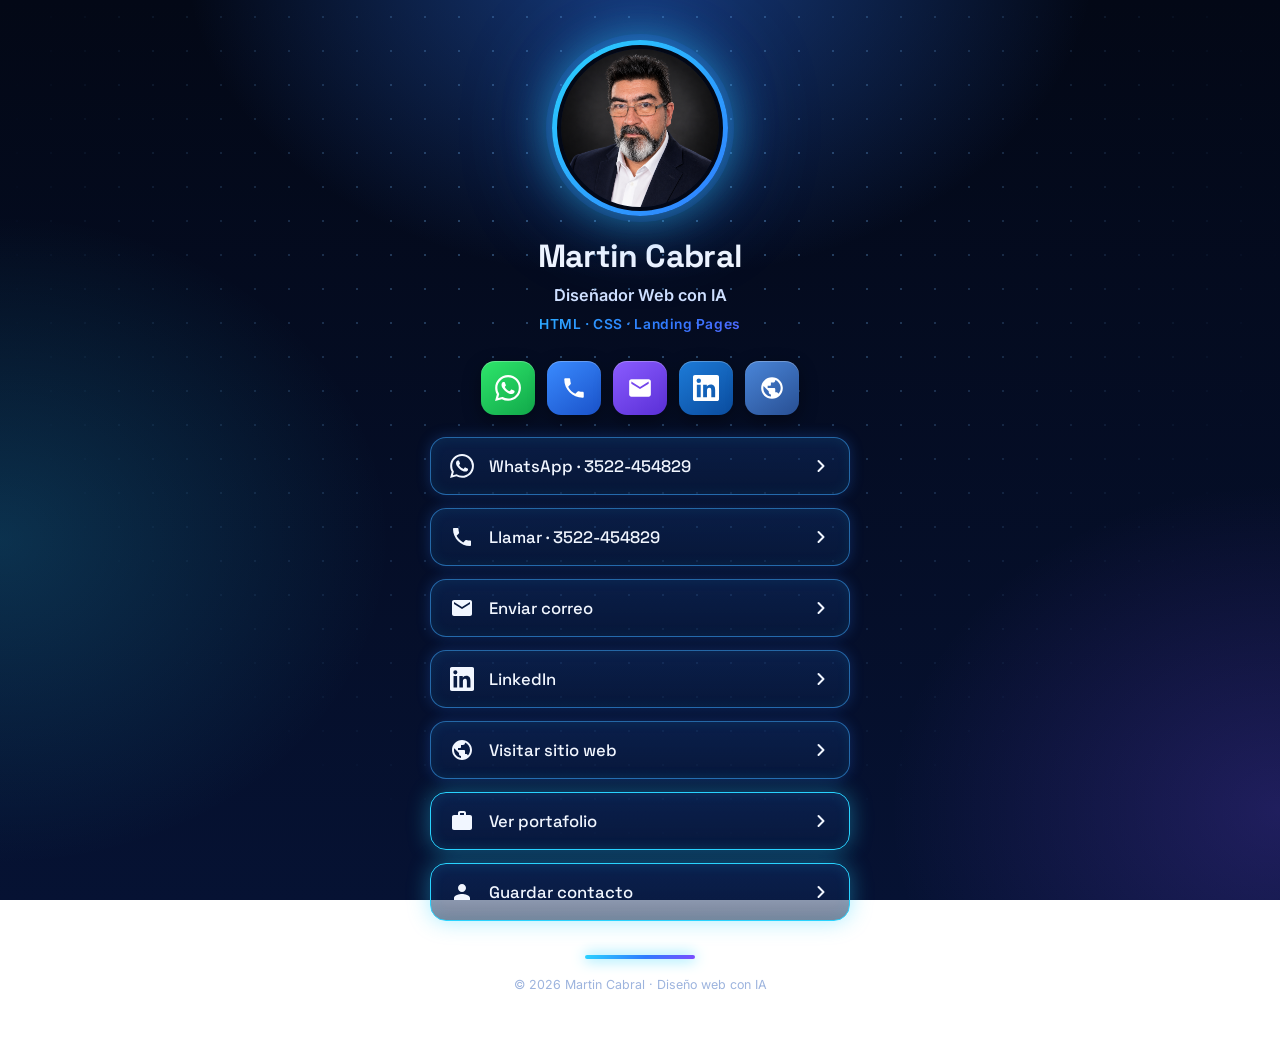
<file: index.html>
<!DOCTYPE html>
<html lang="es">
<head>
  <meta charset="UTF-8">
  <meta name="viewport" content="width=device-width, initial-scale=1">
  <title>Martin Cabral - Diseñador Web con IA | HTML, CSS y Landing Pages</title>
  
  <meta property="og:type" content="website">
<meta property="og:site_name" content="Martin Cabral">
<meta property="og:title" content="Martin Cabral - Diseñador Web con IA">
<meta property="og:description" content="HTML, CSS y Landing Pages. Tu emprendimiento, listo para brillar en internet.">
<meta property="og:url" content="https://www.jmcdiseños.com">
<meta property="og:image" content="/images/martincabral-preview.jpg">
<meta property="og:image:width" content="600">
<meta property="og:image:height" content="600">
<meta property="og:locale" content="es_AR">

  <meta name="description" content="Martin Cabral, diseñador web con IA. Páginas web, landing pages en HTML y CSS, y presencia digital para emprendimientos. Contactame por WhatsApp, teléfono o correo.">
  <meta name="theme-color" content="#030816">
  <meta property="og:title" content="Martin Cabral - Diseñador Web con IA">
  <meta property="og:description" content="HTML, CSS y Landing Pages. Tu emprendimiento, listo para brillar en internet.">
  <meta property="og:type" content="website">
  <meta property="og:image" content="images/martincabral.png">
  <link rel="icon" type="image/svg+xml" href="images/favicon.svg">
  <link rel="preconnect" href="https://fonts.googleapis.com">
  <link rel="preconnect" href="https://fonts.gstatic.com" crossorigin>
  <link href="https://fonts.googleapis.com/css2?family=Inter:wght@400;500;600&family=Space+Grotesk:wght@500;600;700&display=swap" rel="stylesheet">
  <link rel="stylesheet" href="style.css">
</head>
<body>

  <!-- Íconos reutilizables -->
  <svg width="0" height="0" style="position:absolute" aria-hidden="true">
    <symbol id="i-wa" viewBox="0 0 24 24"><path d="M17.472 14.382c-.297-.149-1.758-.867-2.03-.967-.273-.099-.471-.148-.67.15-.197.297-.767.966-.94 1.164-.173.199-.347.223-.644.075-.297-.15-1.255-.463-2.39-1.475-.883-.788-1.48-1.761-1.653-2.059-.173-.297-.018-.458.13-.606.134-.133.298-.347.446-.52.149-.174.198-.298.298-.497.099-.198.05-.371-.025-.52-.075-.149-.669-1.612-.916-2.207-.242-.579-.487-.5-.669-.51-.173-.008-.371-.01-.57-.01-.198 0-.52.074-.792.372-.272.297-1.04 1.016-1.04 2.479 0 1.462 1.065 2.875 1.213 3.074.149.198 2.096 3.2 5.077 4.487.709.306 1.262.489 1.694.625.712.227 1.36.195 1.871.118.571-.085 1.758-.719 2.006-1.413.248-.694.248-1.289.173-1.413-.074-.124-.272-.198-.57-.347m-5.421 7.403h-.004a9.87 9.87 0 01-5.031-1.378l-.361-.214-3.741.982.998-3.648-.235-.374a9.86 9.86 0 01-1.51-5.26c.001-5.45 4.436-9.884 9.888-9.884 2.64 0 5.122 1.03 6.988 2.898a9.825 9.825 0 012.893 6.994c-.003 5.45-4.437 9.884-9.885 9.884m8.413-18.297A11.815 11.815 0 0012.05 0C5.495 0 .16 5.335.157 11.892c0 2.096.547 4.142 1.588 5.945L.057 24l6.305-1.654a11.882 11.882 0 005.683 1.448h.005c6.554 0 11.89-5.335 11.893-11.893a11.821 11.821 0 00-3.48-8.413Z"/></symbol>
    <symbol id="i-tel" viewBox="0 0 24 24"><path d="M6.62 10.79c1.44 2.83 3.76 5.14 6.59 6.59l2.2-2.2c.27-.27.67-.36 1.02-.24 1.12.37 2.33.57 3.57.57.55 0 1 .45 1 1V20c0 .55-.45 1-1 1-9.39 0-17-7.61-17-17 0-.55.45-1 1-1h3.5c.55 0 1 .45 1 1 0 1.25.2 2.45.57 3.57.11.35.03.74-.25 1.02l-2.2 2.2z"/></symbol>
    <symbol id="i-mail" viewBox="0 0 24 24"><path d="M20 4H4c-1.1 0-2 .9-2 2v12c0 1.1.9 2 2 2h16c1.1 0 2-.9 2-2V6c0-1.1-.9-2-2-2zm0 4l-8 5-8-5V6l8 5 8-5v2z"/></symbol>
    <symbol id="i-in" viewBox="0 0 24 24"><path d="M20.447 20.452h-3.554v-5.569c0-1.328-.027-3.037-1.852-3.037-1.853 0-2.136 1.445-2.136 2.939v5.667H9.351V9h3.414v1.561h.046c.477-.9 1.637-1.85 3.37-1.85 3.601 0 4.267 2.37 4.267 5.455v6.286zM5.337 7.433a2.062 2.062 0 01-2.063-2.065 2.064 2.064 0 112.063 2.065zm1.782 13.019H3.555V9h3.564v11.452zM22.225 0H1.771C.792 0 0 .774 0 1.729v20.542C0 23.227.792 24 1.771 24h20.451C23.2 24 24 23.227 24 22.271V1.729C24 .774 23.2 0 22.222 0h.003z"/></symbol>
    <symbol id="i-web" viewBox="0 0 24 24"><path d="M12 2C6.48 2 2 6.48 2 12s4.48 10 10 10 10-4.48 10-10S17.52 2 12 2zm-1 17.93c-3.95-.49-7-3.85-7-7.93 0-.62.08-1.21.21-1.79L9 15v1c0 1.1.9 2 2 2v1.93zm6.9-2.54c-.26-.81-1-1.39-1.9-1.39h-1v-3c0-.55-.45-1-1-1H8v-2h2c.55 0 1-.45 1-1V7h2c1.1 0 2-.9 2-2v-.41c2.93 1.19 5 4.06 5 7.41 0 2.08-.8 3.97-2.1 5.39z"/></symbol>
    <symbol id="i-case" viewBox="0 0 24 24"><path d="M20 6h-4V4c0-1.11-.89-2-2-2h-4c-1.11 0-2 .89-2 2v2H4c-1.11 0-1.99.89-1.99 2L2 19c0 1.11.89 2 2 2h16c1.11 0 2-.89 2-2V8c0-1.11-.89-2-2-2zm-6 0h-4V4h4v2z"/></symbol>
    <symbol id="i-user" viewBox="0 0 24 24"><path d="M12 12c2.21 0 4-1.79 4-4s-1.79-4-4-4-4 1.79-4 4 1.79 4 4 4zm0 2c-2.67 0-8 1.34-8 4v2h16v-2c0-2.66-5.33-4-8-4z"/></symbol>
  </svg>

  <main class="container">

    <!-- Perfil -->
    <header class="profile">
      <div class="avatar-wrap">
        <img src="images/martincabral.png" alt="Martin Cabral" width="168" height="168"
             onerror="this.outerHTML='<div class=&quot;avatar-fallback&quot;>MC</div>'">
      </div>
      <h1>Martin Cabral</h1>
      <p class="role">Diseñador Web con IA</p>
      <p class="tagline">HTML · CSS · Landing Pages</p>
    </header>

    <!-- Accesos rápidos -->
    <nav class="quick" aria-label="Accesos rápidos">
      <a class="q-wa" href="https://wa.me/5493522454829" target="_blank" rel="noopener" aria-label="WhatsApp"><svg><use href="#i-wa"/></svg></a>
      <a class="q-tel" href="tel:+543522454829" aria-label="Llamar"><svg><use href="#i-tel"/></svg></a>
      <a class="q-mail" href="mailto:martincabral.digital@gmail.com" aria-label="Correo"><svg><use href="#i-mail"/></svg></a>
      <a class="q-in" href="https://www.linkedin.com/in/martin-cabral-digital" target="_blank" rel="noopener" aria-label="LinkedIn"><svg><use href="#i-in"/></svg></a>
      <a class="q-web" href="https://www.jmcdiseños.com" target="_blank" rel="noopener" aria-label="Página web"><svg><use href="#i-web"/></svg></a>
    </nav>

    <!-- Botones -->
    <section class="links" aria-label="Enlaces de contacto">

      <a class="btn" href="https://wa.me/5493522454829" target="_blank" rel="noopener">
        <span class="icon"><svg><use href="#i-wa"/></svg></span>
        <span class="label">WhatsApp · 3522-454829</span>
        <svg class="arrow" viewBox="0 0 24 24"><path d="M9 6l6 6-6 6"/></svg>
      </a>

      <a class="btn" href="tel:+543522454829">
        <span class="icon"><svg><use href="#i-tel"/></svg></span>
        <span class="label">Llamar · 3522-454829</span>
        <svg class="arrow" viewBox="0 0 24 24"><path d="M9 6l6 6-6 6"/></svg>
      </a>

      <a class="btn" href="mailto:martincabral.digital@gmail.com">
        <span class="icon"><svg><use href="#i-mail"/></svg></span>
        <span class="label">Enviar correo</span>
        <svg class="arrow" viewBox="0 0 24 24"><path d="M9 6l6 6-6 6"/></svg>
      </a>

      <a class="btn" href="https://www.linkedin.com/in/martin-cabral-digital" target="_blank" rel="noopener">
        <span class="icon"><svg><use href="#i-in"/></svg></span>
        <span class="label">LinkedIn</span>
        <svg class="arrow" viewBox="0 0 24 24"><path d="M9 6l6 6-6 6"/></svg>
      </a>

      <a class="btn" href="https://www.jmcdiseños.com" target="_blank" rel="noopener">
        <span class="icon"><svg><use href="#i-web"/></svg></span>
        <span class="label">Visitar sitio web</span>
        <svg class="arrow" viewBox="0 0 24 24"><path d="M9 6l6 6-6 6"/></svg>
      </a>

      <!-- Portafolio: página independiente (portafolio.html) -->
      <a class="btn highlight" href="portafolio.html">
        <span class="icon"><svg><use href="#i-case"/></svg></span>
        <span class="label">Ver portafolio</span>
        <svg class="arrow" viewBox="0 0 24 24"><path d="M9 6l6 6-6 6"/></svg>
      </a>

      <!-- Guardar contacto: descarga la tarjeta (.vcf) y se agrega a la agenda del teléfono -->
      <a class="btn highlight" download="Martin-Cabral.vcf"
         href="data:text/vcard;charset=utf-8,BEGIN%3AVCARD%0AVERSION%3A3.0%0AFN%3AMartin%20Cabral%0AN%3ACabral%3BMartin%3B%3B%3B%0ATITLE%3ADise%C3%B1ador%20Web%20con%20IA%0ATEL%3BTYPE%3DCELL%3A%2B543522454829%0AEMAIL%3Amartincabral.digital%40gmail.com%0AURL%3Ahttps%3A%2F%2Fwww.linkedin.com%2Fin%2Fmartin-cabral-digital%0AURL%3Ahttps%3A%2F%2Fwww.xn--jmcdiseos-r6a.com%0AEND%3AVCARD">
        <span class="icon"><svg><use href="#i-user"/></svg></span>
        <span class="label">Guardar contacto</span>
        <svg class="arrow" viewBox="0 0 24 24"><path d="M9 6l6 6-6 6"/></svg>
      </a>

    </section>

    <div class="indicator" aria-hidden="true"></div>
    <p class="footer">© 2026 Martin Cabral · Diseño web con IA</p>
  </main>

</body>
</html>
</file>
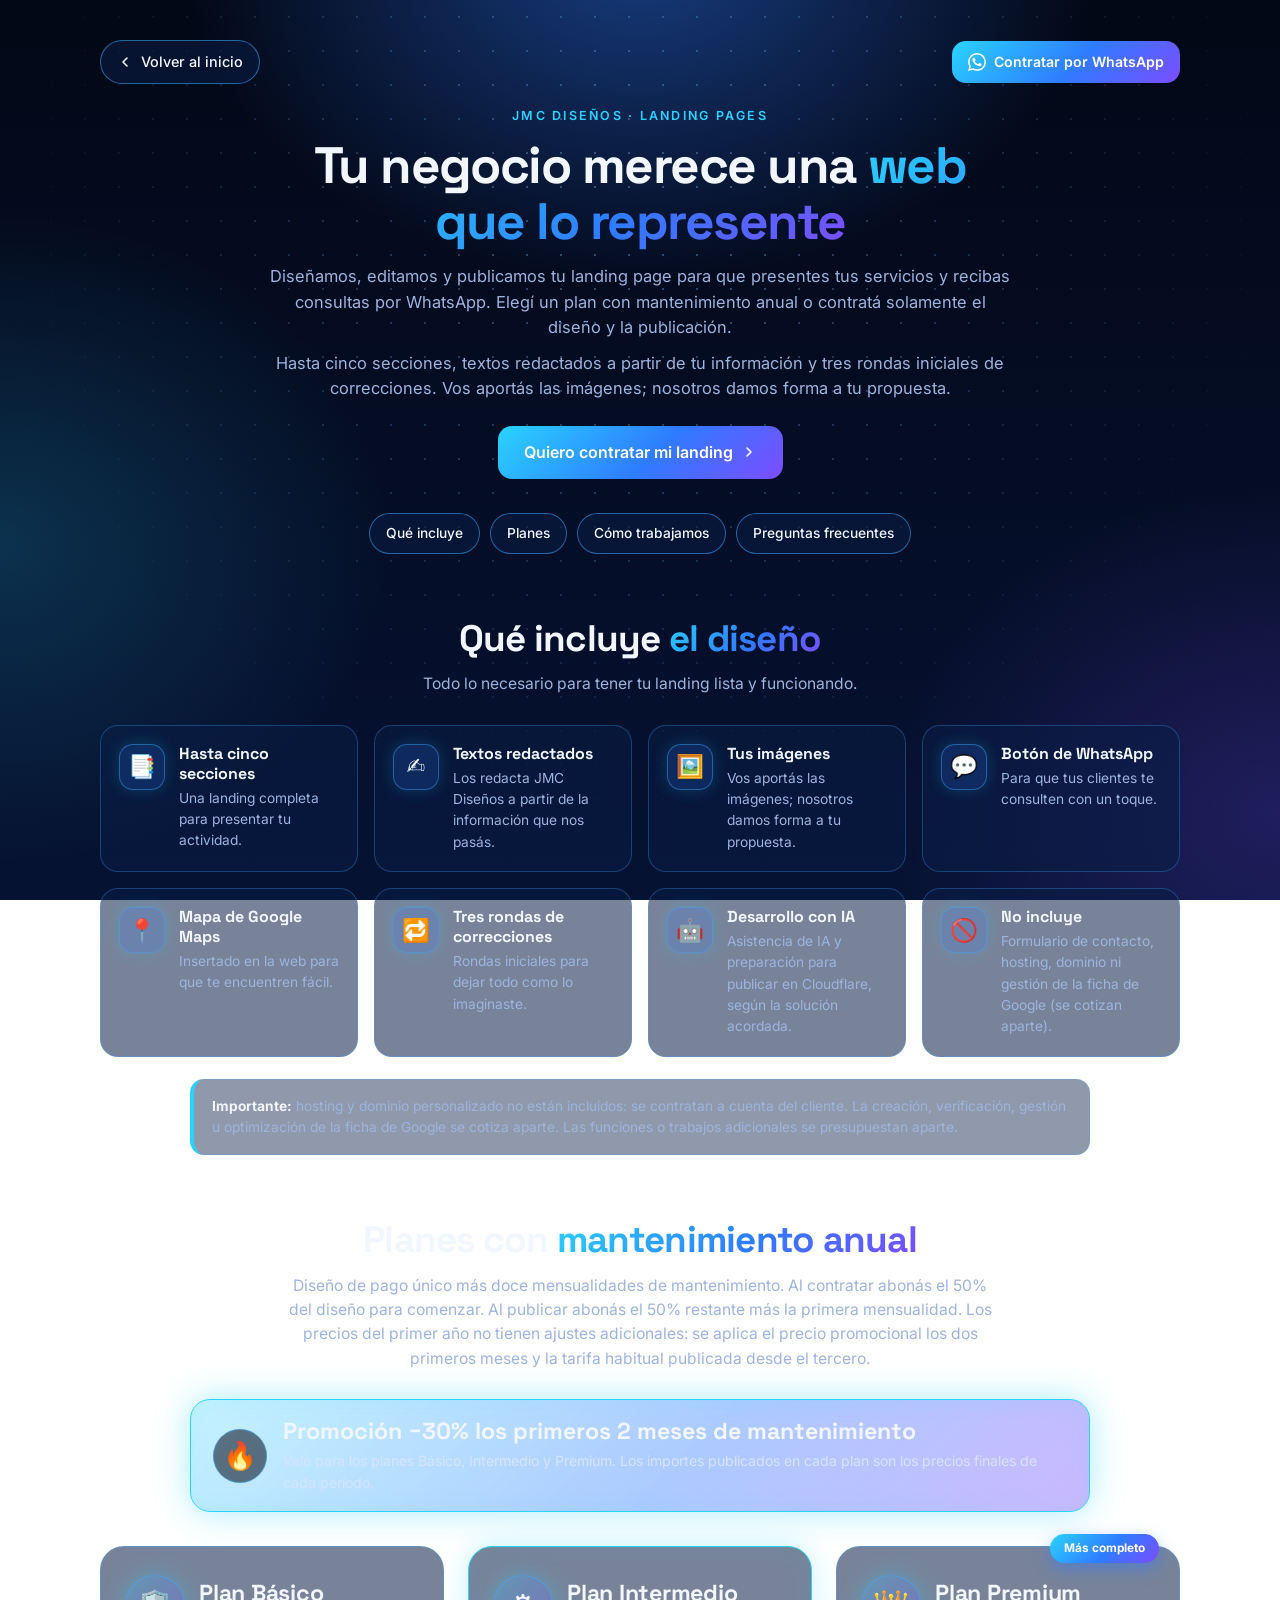
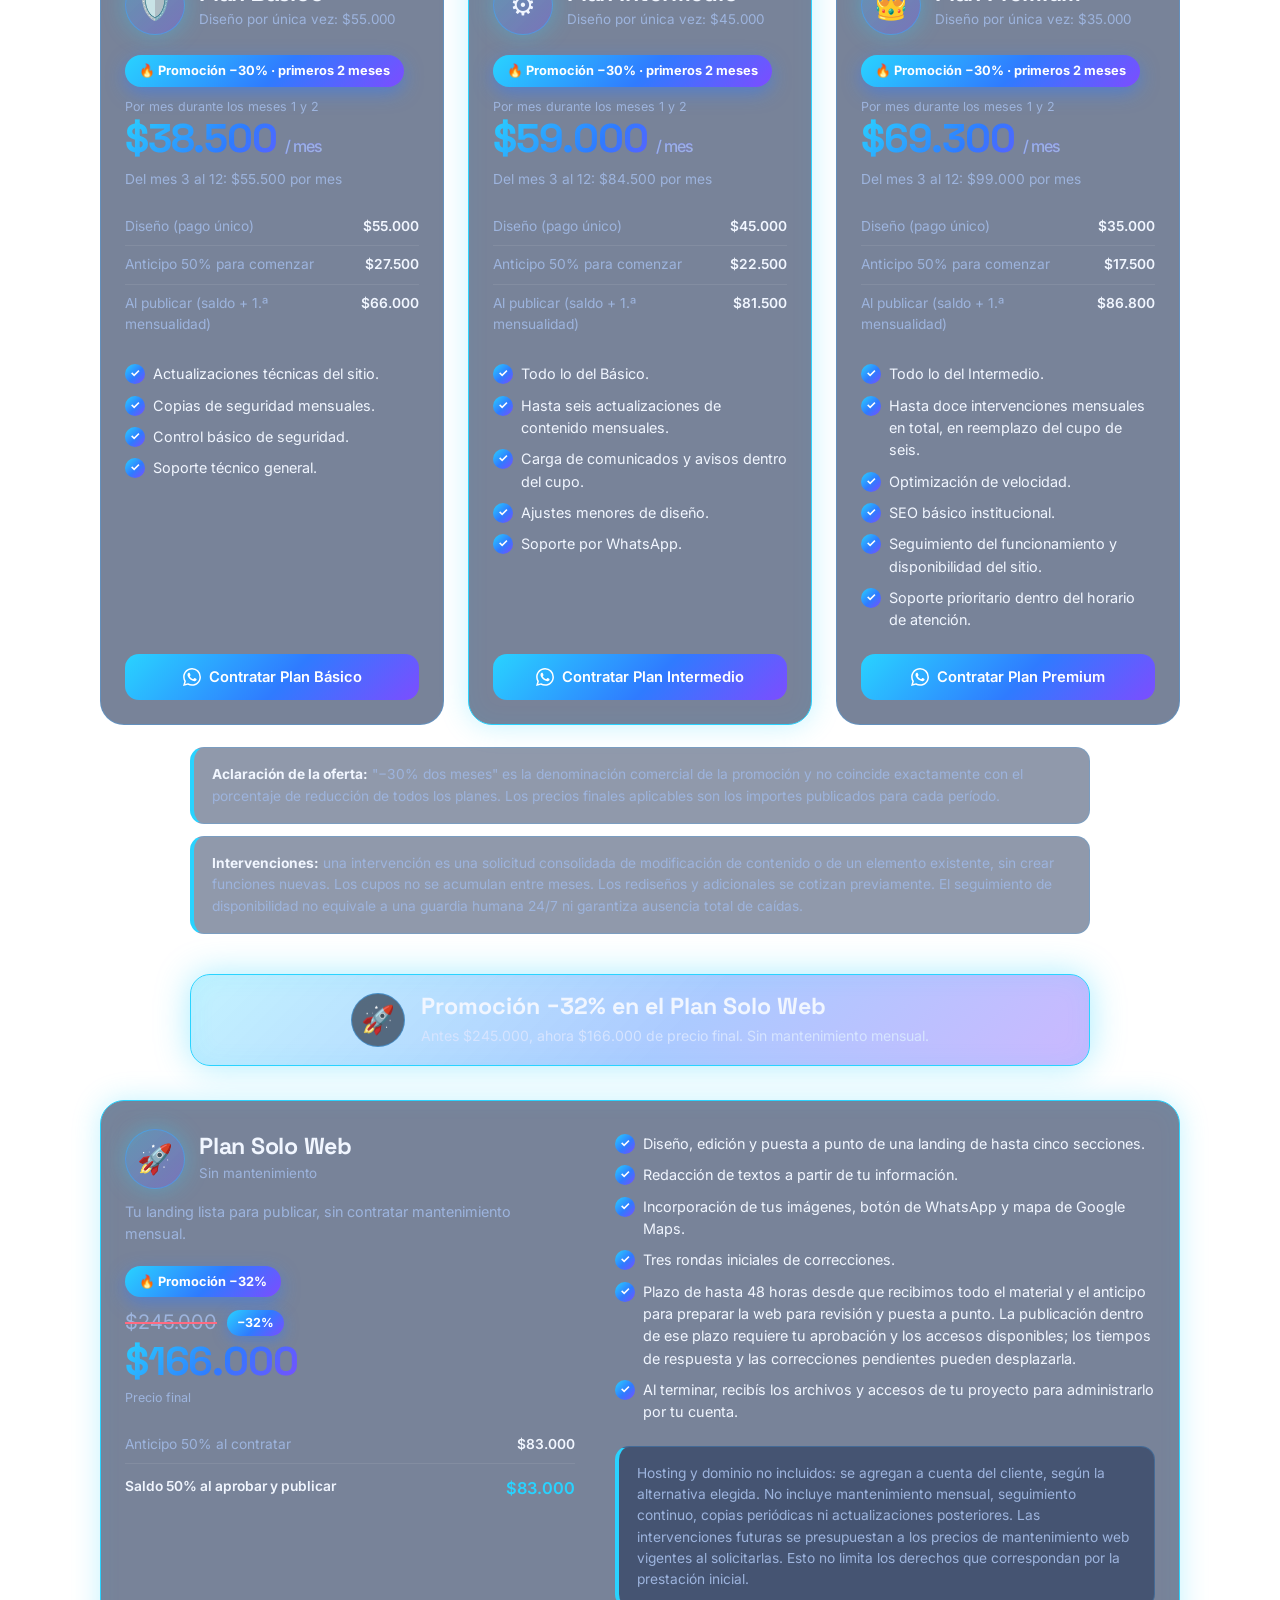
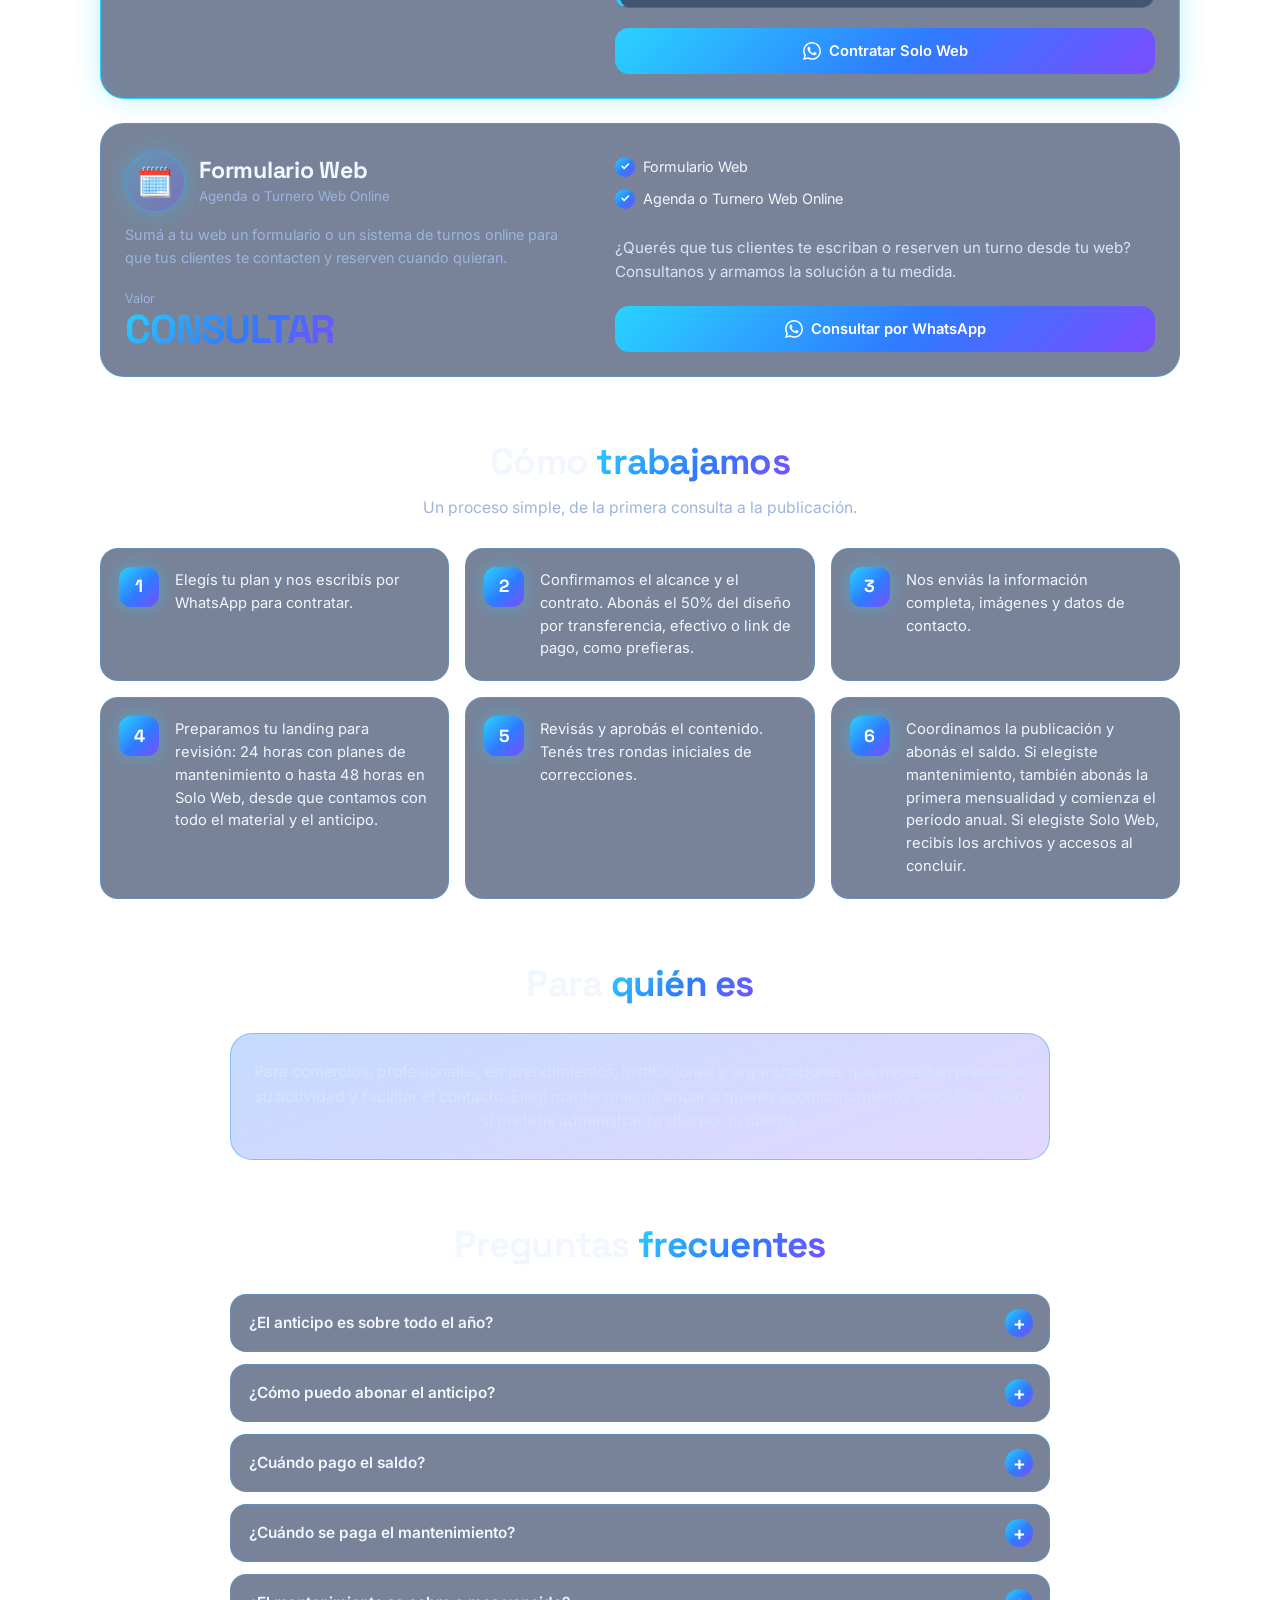
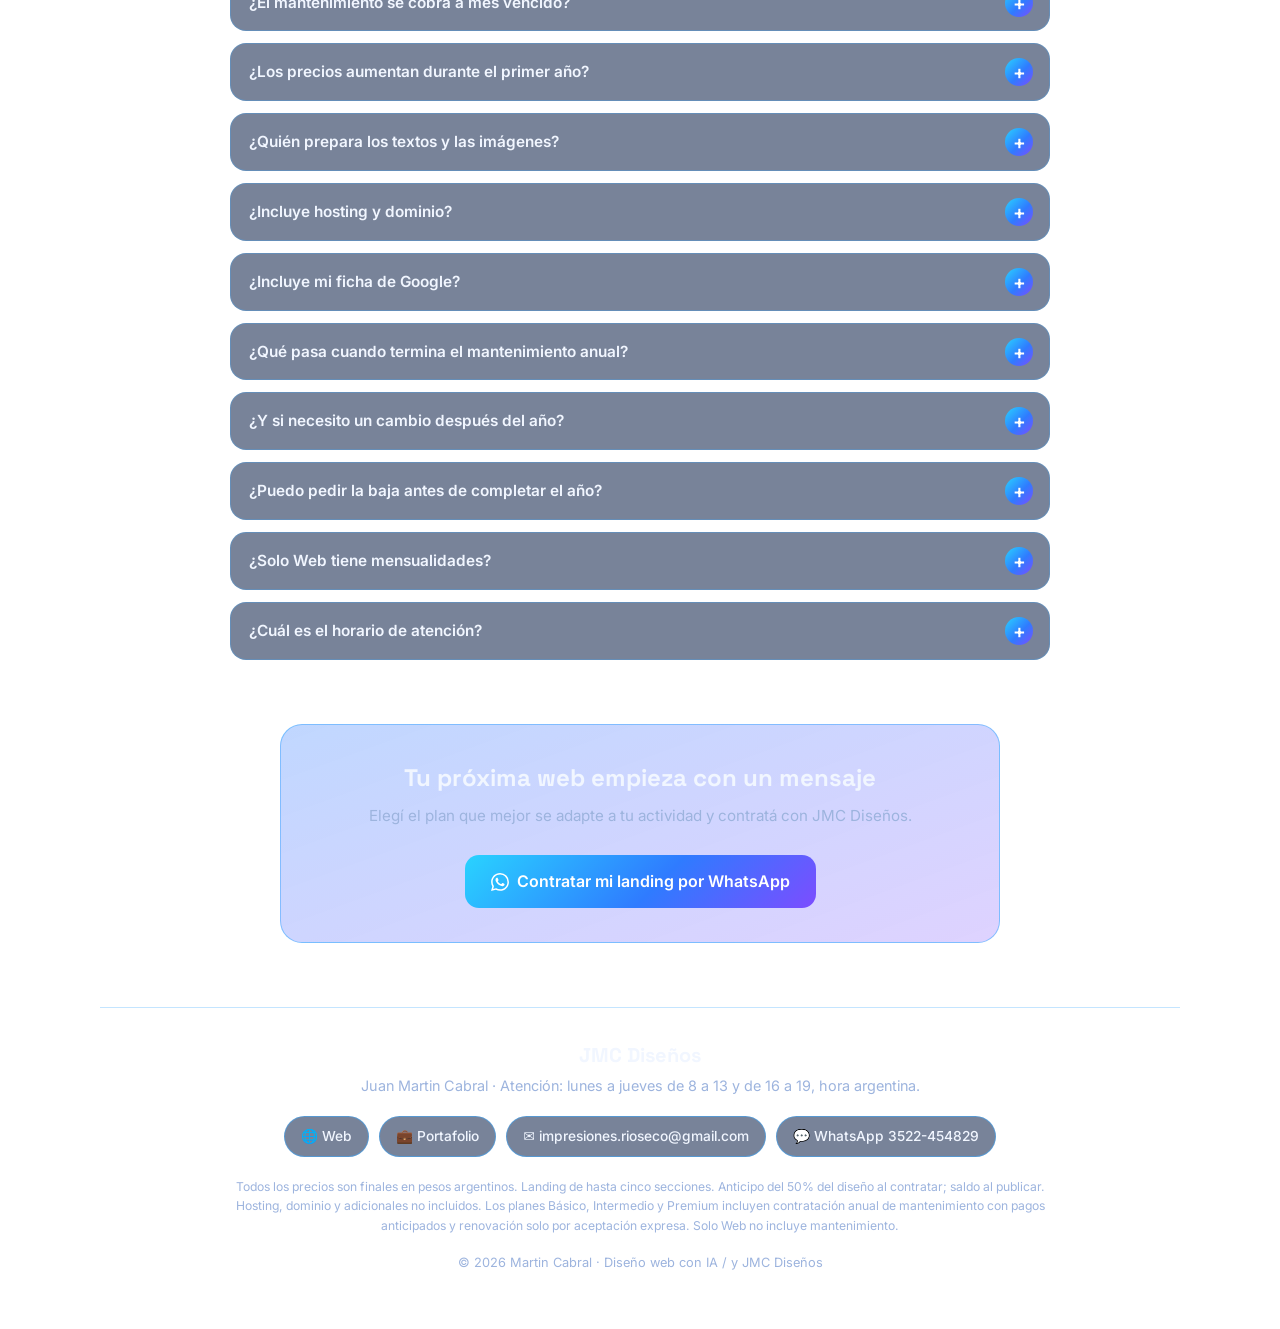
<file: planes.html>
<!DOCTYPE html>
<html lang="es">
<head>
  <meta charset="UTF-8">
  <meta name="viewport" content="width=device-width, initial-scale=1">
  <title>Planes de Landing Page | JMC Diseños</title>
  <meta name="description" content="Planes de diseño de landing pages con mantenimiento anual o solo web. Diseño, edición y publicación para que recibas consultas por WhatsApp.">
  <meta name="theme-color" content="#030816">
  <meta property="og:title" content="Planes de Landing Page | JMC Diseños">
  <meta property="og:description" content="Tu negocio merece una web que lo represente. Elegí tu plan con mantenimiento anual o Solo Web.">
  <meta property="og:type" content="website">
  <link rel="icon" type="image/svg+xml" href="images/favicon.svg">
  <link rel="preconnect" href="https://fonts.googleapis.com">
  <link rel="preconnect" href="https://fonts.gstatic.com" crossorigin>
  <link href="https://fonts.googleapis.com/css2?family=Inter:wght@400;500;600&family=Space+Grotesk:wght@500;600;700&display=swap" rel="stylesheet">
  <link rel="stylesheet" href="style.css">
  <style>
    /* Ajustes propios de planes.html (no requieren cambios en style.css) */
    .plan { text-align: left; }
    .plan.solo { text-align: left; }
    .plan.solo .checks, .plan.solo .txt, .plan.solo .rows, .plan.solo .note { text-align: left; }

    .promo-banner {
      display: flex; align-items: center; justify-content: center; gap: 16px;
      max-width: 900px; margin: 0 auto 34px; padding: 18px 22px; border-radius: 20px; text-align: left;
      background: linear-gradient(135deg, rgba(41,211,255,0.28), rgba(47,123,255,0.4) 55%, rgba(124,77,255,0.4));
      border: 1.5px solid var(--cyan);
      box-shadow: 0 0 34px rgba(41,211,255,0.4), inset 0 0 24px rgba(41,211,255,0.1);
      animation: promoGlow 2.8s ease-in-out infinite;
    }
    .promo-banner .pb-ico { flex: 0 0 auto; width: 54px; height: 54px; border-radius: 50%; display: grid; place-items: center; font-size: 1.7rem; background: rgba(3,8,22,0.55); border: 1.5px solid var(--line); }
    .promo-banner strong { display: block; font-family: 'Space Grotesk', sans-serif; font-size: clamp(1.1rem, 3.6vw, 1.45rem); line-height: 1.2; }
    .promo-banner span:not(.pb-ico) { display: block; margin-top: 4px; font-size: 0.88rem; color: #d6e4ff; }
    @keyframes promoGlow { 50% { box-shadow: 0 0 52px rgba(41,211,255,0.65), inset 0 0 24px rgba(41,211,255,0.16); } }

    .offer-badge {
      display: inline-block; margin-bottom: 10px; padding: 6px 14px; border-radius: 999px;
      font-size: 0.8rem; font-weight: 700; color: #fff; background: var(--grad);
      box-shadow: 0 6px 18px rgba(47,123,255,0.5);
    }
    .price .after { margin-top: 8px; font-size: 0.86rem; color: var(--muted); }
    .rows .last { border-bottom: none; }
    .promo-banner + .plan.solo { margin-top: 0; }
    .was-row { display: flex; align-items: center; gap: 10px; margin-bottom: 2px; font-size: 1.25rem; color: var(--muted); }
    .was-row s { text-decoration-thickness: 2px; text-decoration-color: #ff6b81; }
    .was-row .off { padding: 3px 10px; border-radius: 999px; font-size: 0.78rem; font-weight: 700; color: #fff; background: var(--grad); box-shadow: 0 4px 14px rgba(47,123,255,0.5); }
    .cta-text { margin: 4px 0 20px; font-size: 0.95rem; color: #d6e4ff; }

    @media (prefers-reduced-motion: reduce) { .promo-banner { animation: none; } }
  </style>
</head>
<body>
  <main class="container wide">

    <div class="topbar split">
      <a class="back" href="index.html">
        <svg viewBox="0 0 24 24"><path d="M15 6l-6 6 6 6"/></svg> Volver al inicio
      </a>
      <a class="visit inline" href="https://wa.me/5493522454829?text=Hola%2C%20JMC%20Dise%C3%B1os.%20Quiero%20contratar%20mi%20landing.%20Mi%20actividad%20es%20%5BCOMPLETAR%5D." target="_blank" rel="noopener"><svg class="wa" viewBox="0 0 24 24"><path d="M17.472 14.382c-.297-.149-1.758-.867-2.03-.967-.273-.099-.471-.148-.67.15-.197.297-.767.966-.94 1.164-.173.199-.347.223-.644.075-.297-.15-1.255-.463-2.39-1.475-.883-.788-1.48-1.761-1.653-2.059-.173-.297-.018-.458.13-.606.134-.133.298-.347.446-.52.149-.174.198-.298.298-.497.099-.198.05-.371-.025-.52-.075-.149-.669-1.612-.916-2.207-.242-.579-.487-.5-.669-.51-.173-.008-.371-.01-.57-.01-.198 0-.52.074-.792.372-.272.297-1.04 1.016-1.04 2.479 0 1.462 1.065 2.875 1.213 3.074.149.198 2.096 3.2 5.077 4.487.709.306 1.262.489 1.694.625.712.227 1.36.195 1.871.118.571-.085 1.758-.719 2.006-1.413.248-.694.248-1.289.173-1.413-.074-.124-.272-.198-.57-.347m-5.421 7.403h-.004a9.87 9.87 0 01-5.031-1.378l-.361-.214-3.741.982.998-3.648-.235-.374a9.86 9.86 0 01-1.51-5.26c.001-5.45 4.436-9.884 9.888-9.884 2.64 0 5.122 1.03 6.988 2.898a9.825 9.825 0 012.893 6.994c-.003 5.45-4.437 9.884-9.885 9.884m8.413-18.297A11.815 11.815 0 0012.05 0C5.495 0 .16 5.335.157 11.892c0 2.096.547 4.142 1.588 5.945L.057 24l6.305-1.654a11.882 11.882 0 005.683 1.448h.005c6.554 0 11.89-5.335 11.893-11.893a11.821 11.821 0 00-3.48-8.413Z"/></svg> Contratar por WhatsApp</a>
    </div>

    <header class="hero" id="inicio">
      <span class="eyebrow">JMC Diseños · Landing pages</span>
      <h1>Tu negocio merece una <span>web que lo represente</span></h1>
      <p>Diseñamos, editamos y publicamos tu landing page para que presentes tus servicios y recibas consultas por WhatsApp. Elegí un plan con mantenimiento anual o contratá solamente el diseño y la publicación.</p>
      <p class="lead">Hasta cinco secciones, textos redactados a partir de tu información y tres rondas iniciales de correcciones. Vos aportás las imágenes; nosotros damos forma a tu propuesta.</p>
      <div class="cta-row">
        <a class="visit" href="https://wa.me/5493522454829?text=Hola%2C%20JMC%20Dise%C3%B1os.%20Quiero%20contratar%20mi%20landing.%20Mi%20actividad%20es%20%5BCOMPLETAR%5D." target="_blank" rel="noopener">Quiero contratar mi landing
          <svg viewBox="0 0 24 24"><path d="M9 6l6 6-6 6"/></svg></a>
      </div>
    </header>

    <nav class="chips" aria-label="Secciones de la página">
      <a class="chip" href="#incluye">Qué incluye</a>
      <a class="chip" href="#planes">Planes</a>
      <a class="chip" href="#como">Cómo trabajamos</a>
      <a class="chip" href="#faq">Preguntas frecuentes</a>
    </nav>

    <section class="section" id="incluye">
      <div class="section-head">
        <h2>Qué incluye <span>el diseño</span></h2>
        <p>Todo lo necesario para tener tu landing lista y funcionando.</p>
      </div>
      <div class="feat-grid">
        <div class="feat"><div class="ico-badge" aria-hidden="true">📑</div><div><h3>Hasta cinco secciones</h3><p>Una landing completa para presentar tu actividad.</p></div></div>
        <div class="feat"><div class="ico-badge" aria-hidden="true">✍️</div><div><h3>Textos redactados</h3><p>Los redacta JMC Diseños a partir de la información que nos pasás.</p></div></div>
        <div class="feat"><div class="ico-badge" aria-hidden="true">🖼️</div><div><h3>Tus imágenes</h3><p>Vos aportás las imágenes; nosotros damos forma a tu propuesta.</p></div></div>
        <div class="feat"><div class="ico-badge" aria-hidden="true">💬</div><div><h3>Botón de WhatsApp</h3><p>Para que tus clientes te consulten con un toque.</p></div></div>
        <div class="feat"><div class="ico-badge" aria-hidden="true">📍</div><div><h3>Mapa de Google Maps</h3><p>Insertado en la web para que te encuentren fácil.</p></div></div>
        <div class="feat"><div class="ico-badge" aria-hidden="true">🔁</div><div><h3>Tres rondas de correcciones</h3><p>Rondas iniciales para dejar todo como lo imaginaste.</p></div></div>
        <div class="feat"><div class="ico-badge" aria-hidden="true">🤖</div><div><h3>Desarrollo con IA</h3><p>Asistencia de IA y preparación para publicar en Cloudflare, según la solución acordada.</p></div></div>
        <div class="feat"><div class="ico-badge" aria-hidden="true">🚫</div><div><h3>No incluye</h3><p>Formulario de contacto, hosting, dominio ni gestión de la ficha de Google (se cotizan aparte).</p></div></div>
      </div>
      <p class="note"><strong>Importante:</strong> hosting y dominio personalizado no están incluidos: se contratan a cuenta del cliente. La creación, verificación, gestión u optimización de la ficha de Google se cotiza aparte. Las funciones o trabajos adicionales se presupuestan aparte.</p>
    </section>

    <section class="section" id="planes">
      <div class="section-head">
        <h2>Planes con <span>mantenimiento anual</span></h2>
        <p>Diseño de pago único más doce mensualidades de mantenimiento. Al contratar abonás el 50% del diseño para comenzar. Al publicar abonás el 50% restante más la primera mensualidad. Los precios del primer año no tienen ajustes adicionales: se aplica el precio promocional los dos primeros meses y la tarifa habitual publicada desde el tercero.</p>
      </div>
      <div class="promo-banner" role="note">
        <span class="pb-ico" aria-hidden="true">🔥</span>
        <div>
          <strong>Promoción −30% los primeros 2 meses de mantenimiento</strong>
          <span>Vale para los planes Básico, Intermedio y Premium. Los importes publicados en cada plan son los precios finales de cada período.</span>
        </div>
      </div>
      <div class="plans">
      <article class="plan">
        
        <div class="plan-head">
          <div class="plan-icon" aria-hidden="true">🛡️</div>
          <div><h3>Plan Básico</h3><p class="design">Diseño por única vez: $55.000</p></div>
        </div>
        <div class="price">
          <span class="offer-badge">🔥 Promoción −30% · primeros 2 meses</span>
          <small>Por mes durante los meses 1 y 2</small>
          <strong>$38.500 <em>/ mes</em></strong>
          <div class="after">Del mes 3 al 12: $55.500 por mes</div>
        </div>
        <dl class="rows">
          <div><dt>Diseño (pago único)</dt><dd>$55.000</dd></div>
          <div><dt>Anticipo 50% para comenzar</dt><dd>$27.500</dd></div>
          <div class="last"><dt>Al publicar (saldo + 1.ª mensualidad)</dt><dd>$66.000</dd></div>
        </dl>
        <ul class="checks"><li>Actualizaciones técnicas del sitio.</li><li>Copias de seguridad mensuales.</li><li>Control básico de seguridad.</li><li>Soporte técnico general.</li></ul>
        <a class="visit" href="https://wa.me/5493522454829?text=Hola%2C%20JMC%20Dise%C3%B1os.%20Quiero%20contratar%20el%20Plan%20B%C3%A1sico.%20Mi%20actividad%20es%20%5BCOMPLETAR%5D.%20Quisiera%20recibir%20el%20contrato%20y%20los%20datos%20para%20abonar%20el%20anticipo%20del%20dise%C3%B1o." target="_blank" rel="noopener"><svg class="wa" viewBox="0 0 24 24"><path d="M17.472 14.382c-.297-.149-1.758-.867-2.03-.967-.273-.099-.471-.148-.67.15-.197.297-.767.966-.94 1.164-.173.199-.347.223-.644.075-.297-.15-1.255-.463-2.39-1.475-.883-.788-1.48-1.761-1.653-2.059-.173-.297-.018-.458.13-.606.134-.133.298-.347.446-.52.149-.174.198-.298.298-.497.099-.198.05-.371-.025-.52-.075-.149-.669-1.612-.916-2.207-.242-.579-.487-.5-.669-.51-.173-.008-.371-.01-.57-.01-.198 0-.52.074-.792.372-.272.297-1.04 1.016-1.04 2.479 0 1.462 1.065 2.875 1.213 3.074.149.198 2.096 3.2 5.077 4.487.709.306 1.262.489 1.694.625.712.227 1.36.195 1.871.118.571-.085 1.758-.719 2.006-1.413.248-.694.248-1.289.173-1.413-.074-.124-.272-.198-.57-.347m-5.421 7.403h-.004a9.87 9.87 0 01-5.031-1.378l-.361-.214-3.741.982.998-3.648-.235-.374a9.86 9.86 0 01-1.51-5.26c.001-5.45 4.436-9.884 9.888-9.884 2.64 0 5.122 1.03 6.988 2.898a9.825 9.825 0 012.893 6.994c-.003 5.45-4.437 9.884-9.885 9.884m8.413-18.297A11.815 11.815 0 0012.05 0C5.495 0 .16 5.335.157 11.892c0 2.096.547 4.142 1.588 5.945L.057 24l6.305-1.654a11.882 11.882 0 005.683 1.448h.005c6.554 0 11.89-5.335 11.893-11.893a11.821 11.821 0 00-3.48-8.413Z"/></svg> Contratar Plan Básico</a>
      </article>
      <article class="plan featured">
        
        <div class="plan-head">
          <div class="plan-icon" aria-hidden="true">⚙️</div>
          <div><h3>Plan Intermedio</h3><p class="design">Diseño por única vez: $45.000</p></div>
        </div>
        <div class="price">
          <span class="offer-badge">🔥 Promoción −30% · primeros 2 meses</span>
          <small>Por mes durante los meses 1 y 2</small>
          <strong>$59.000 <em>/ mes</em></strong>
          <div class="after">Del mes 3 al 12: $84.500 por mes</div>
        </div>
        <dl class="rows">
          <div><dt>Diseño (pago único)</dt><dd>$45.000</dd></div>
          <div><dt>Anticipo 50% para comenzar</dt><dd>$22.500</dd></div>
          <div class="last"><dt>Al publicar (saldo + 1.ª mensualidad)</dt><dd>$81.500</dd></div>
        </dl>
        <ul class="checks"><li>Todo lo del Básico.</li><li>Hasta seis actualizaciones de contenido mensuales.</li><li>Carga de comunicados y avisos dentro del cupo.</li><li>Ajustes menores de diseño.</li><li>Soporte por WhatsApp.</li></ul>
        <a class="visit" href="https://wa.me/5493522454829?text=Hola%2C%20JMC%20Dise%C3%B1os.%20Quiero%20contratar%20el%20Plan%20Intermedio.%20Mi%20actividad%20es%20%5BCOMPLETAR%5D.%20Quisiera%20recibir%20el%20contrato%20y%20los%20datos%20para%20abonar%20el%20anticipo%20del%20dise%C3%B1o." target="_blank" rel="noopener"><svg class="wa" viewBox="0 0 24 24"><path d="M17.472 14.382c-.297-.149-1.758-.867-2.03-.967-.273-.099-.471-.148-.67.15-.197.297-.767.966-.94 1.164-.173.199-.347.223-.644.075-.297-.15-1.255-.463-2.39-1.475-.883-.788-1.48-1.761-1.653-2.059-.173-.297-.018-.458.13-.606.134-.133.298-.347.446-.52.149-.174.198-.298.298-.497.099-.198.05-.371-.025-.52-.075-.149-.669-1.612-.916-2.207-.242-.579-.487-.5-.669-.51-.173-.008-.371-.01-.57-.01-.198 0-.52.074-.792.372-.272.297-1.04 1.016-1.04 2.479 0 1.462 1.065 2.875 1.213 3.074.149.198 2.096 3.2 5.077 4.487.709.306 1.262.489 1.694.625.712.227 1.36.195 1.871.118.571-.085 1.758-.719 2.006-1.413.248-.694.248-1.289.173-1.413-.074-.124-.272-.198-.57-.347m-5.421 7.403h-.004a9.87 9.87 0 01-5.031-1.378l-.361-.214-3.741.982.998-3.648-.235-.374a9.86 9.86 0 01-1.51-5.26c.001-5.45 4.436-9.884 9.888-9.884 2.64 0 5.122 1.03 6.988 2.898a9.825 9.825 0 012.893 6.994c-.003 5.45-4.437 9.884-9.885 9.884m8.413-18.297A11.815 11.815 0 0012.05 0C5.495 0 .16 5.335.157 11.892c0 2.096.547 4.142 1.588 5.945L.057 24l6.305-1.654a11.882 11.882 0 005.683 1.448h.005c6.554 0 11.89-5.335 11.893-11.893a11.821 11.821 0 00-3.48-8.413Z"/></svg> Contratar Plan Intermedio</a>
      </article>
      <article class="plan">
        <span class="flag">Más completo</span>
        <div class="plan-head">
          <div class="plan-icon" aria-hidden="true">👑</div>
          <div><h3>Plan Premium</h3><p class="design">Diseño por única vez: $35.000</p></div>
        </div>
        <div class="price">
          <span class="offer-badge">🔥 Promoción −30% · primeros 2 meses</span>
          <small>Por mes durante los meses 1 y 2</small>
          <strong>$69.300 <em>/ mes</em></strong>
          <div class="after">Del mes 3 al 12: $99.000 por mes</div>
        </div>
        <dl class="rows">
          <div><dt>Diseño (pago único)</dt><dd>$35.000</dd></div>
          <div><dt>Anticipo 50% para comenzar</dt><dd>$17.500</dd></div>
          <div class="last"><dt>Al publicar (saldo + 1.ª mensualidad)</dt><dd>$86.800</dd></div>
        </dl>
        <ul class="checks"><li>Todo lo del Intermedio.</li><li>Hasta doce intervenciones mensuales en total, en reemplazo del cupo de seis.</li><li>Optimización de velocidad.</li><li>SEO básico institucional.</li><li>Seguimiento del funcionamiento y disponibilidad del sitio.</li><li>Soporte prioritario dentro del horario de atención.</li></ul>
        <a class="visit" href="https://wa.me/5493522454829?text=Hola%2C%20JMC%20Dise%C3%B1os.%20Quiero%20contratar%20el%20Plan%20Premium.%20Mi%20actividad%20es%20%5BCOMPLETAR%5D.%20Quisiera%20recibir%20el%20contrato%20y%20los%20datos%20para%20abonar%20el%20anticipo%20del%20dise%C3%B1o." target="_blank" rel="noopener"><svg class="wa" viewBox="0 0 24 24"><path d="M17.472 14.382c-.297-.149-1.758-.867-2.03-.967-.273-.099-.471-.148-.67.15-.197.297-.767.966-.94 1.164-.173.199-.347.223-.644.075-.297-.15-1.255-.463-2.39-1.475-.883-.788-1.48-1.761-1.653-2.059-.173-.297-.018-.458.13-.606.134-.133.298-.347.446-.52.149-.174.198-.298.298-.497.099-.198.05-.371-.025-.52-.075-.149-.669-1.612-.916-2.207-.242-.579-.487-.5-.669-.51-.173-.008-.371-.01-.57-.01-.198 0-.52.074-.792.372-.272.297-1.04 1.016-1.04 2.479 0 1.462 1.065 2.875 1.213 3.074.149.198 2.096 3.2 5.077 4.487.709.306 1.262.489 1.694.625.712.227 1.36.195 1.871.118.571-.085 1.758-.719 2.006-1.413.248-.694.248-1.289.173-1.413-.074-.124-.272-.198-.57-.347m-5.421 7.403h-.004a9.87 9.87 0 01-5.031-1.378l-.361-.214-3.741.982.998-3.648-.235-.374a9.86 9.86 0 01-1.51-5.26c.001-5.45 4.436-9.884 9.888-9.884 2.64 0 5.122 1.03 6.988 2.898a9.825 9.825 0 012.893 6.994c-.003 5.45-4.437 9.884-9.885 9.884m8.413-18.297A11.815 11.815 0 0012.05 0C5.495 0 .16 5.335.157 11.892c0 2.096.547 4.142 1.588 5.945L.057 24l6.305-1.654a11.882 11.882 0 005.683 1.448h.005c6.554 0 11.89-5.335 11.893-11.893a11.821 11.821 0 00-3.48-8.413Z"/></svg> Contratar Plan Premium</a>
      </article>
      </div>

      <p class="note"><strong>Aclaración de la oferta:</strong> "−30% dos meses" es la denominación comercial de la promoción y no coincide exactamente con el porcentaje de reducción de todos los planes. Los precios finales aplicables son los importes publicados para cada período.</p>
      <p class="note"><strong>Intervenciones:</strong> una intervención es una solicitud consolidada de modificación de contenido o de un elemento existente, sin crear funciones nuevas. Los cupos no se acumulan entre meses. Los rediseños y adicionales se cotizan previamente. El seguimiento de disponibilidad no equivale a una guardia humana 24/7 ni garantiza ausencia total de caídas.</p>

      <div class="promo-banner" role="note" style="margin-top:40px">
        <span class="pb-ico" aria-hidden="true">🚀</span>
        <div>
          <strong>Promoción −32% en el Plan Solo Web</strong>
          <span>Antes $245.000, ahora $166.000 de precio final. Sin mantenimiento mensual.</span>
        </div>
      </div>
      <article class="plan solo featured">
        <div class="col-a">
          <div class="plan-head">
            <div class="plan-icon" aria-hidden="true">🚀</div>
            <div><h3>Plan Solo Web</h3><p class="design">Sin mantenimiento</p></div>
          </div>
          <p class="txt">Tu landing lista para publicar, sin contratar mantenimiento mensual.</p>
          <div class="price">
            <span class="offer-badge">🔥 Promoción −32%</span>
            <div class="was-row"><s>$245.000</s><span class="off">−32%</span></div>
            <strong>$166.000</strong>
            <small style="margin-top:4px">Precio final</small>
          </div>
          <dl class="rows">
            <div><dt>Anticipo 50% al contratar</dt><dd>$83.000</dd></div>
            <div class="total"><dt>Saldo 50% al aprobar y publicar</dt><dd>$83.000</dd></div>
          </dl>
        </div>
        <div class="col-b">
          <ul class="checks">
            <li>Diseño, edición y puesta a punto de una landing de hasta cinco secciones.</li>
            <li>Redacción de textos a partir de tu información.</li>
            <li>Incorporación de tus imágenes, botón de WhatsApp y mapa de Google Maps.</li>
            <li>Tres rondas iniciales de correcciones.</li>
            <li>Plazo de hasta 48 horas desde que recibimos todo el material y el anticipo para preparar la web para revisión y puesta a punto. La publicación dentro de ese plazo requiere tu aprobación y los accesos disponibles; los tiempos de respuesta y las correcciones pendientes pueden desplazarla.</li>
            <li>Al terminar, recibís los archivos y accesos de tu proyecto para administrarlo por tu cuenta.</li>
          </ul>
          <p class="note" style="margin:0 0 20px;max-width:none">Hosting y dominio no incluidos: se agregan a cuenta del cliente, según la alternativa elegida. No incluye mantenimiento mensual, seguimiento continuo, copias periódicas ni actualizaciones posteriores. Las intervenciones futuras se presupuestan a los precios de mantenimiento web vigentes al solicitarlas. Esto no limita los derechos que correspondan por la prestación inicial.</p>
          <a class="visit" href="https://wa.me/5493522454829?text=Hola%2C%20JMC%20Dise%C3%B1os.%20Quiero%20contratar%20Solo%20Web%2C%20sin%20mantenimiento%2C%20por%20%24166.000.%20Mi%20actividad%20es%20%5BCOMPLETAR%5D.%20Quisiera%20recibir%20el%20contrato%20y%20los%20datos%20para%20abonar%20el%20anticipo%20de%20%2483.000." target="_blank" rel="noopener"><svg class="wa" viewBox="0 0 24 24"><path d="M17.472 14.382c-.297-.149-1.758-.867-2.03-.967-.273-.099-.471-.148-.67.15-.197.297-.767.966-.94 1.164-.173.199-.347.223-.644.075-.297-.15-1.255-.463-2.39-1.475-.883-.788-1.48-1.761-1.653-2.059-.173-.297-.018-.458.13-.606.134-.133.298-.347.446-.52.149-.174.198-.298.298-.497.099-.198.05-.371-.025-.52-.075-.149-.669-1.612-.916-2.207-.242-.579-.487-.5-.669-.51-.173-.008-.371-.01-.57-.01-.198 0-.52.074-.792.372-.272.297-1.04 1.016-1.04 2.479 0 1.462 1.065 2.875 1.213 3.074.149.198 2.096 3.2 5.077 4.487.709.306 1.262.489 1.694.625.712.227 1.36.195 1.871.118.571-.085 1.758-.719 2.006-1.413.248-.694.248-1.289.173-1.413-.074-.124-.272-.198-.57-.347m-5.421 7.403h-.004a9.87 9.87 0 01-5.031-1.378l-.361-.214-3.741.982.998-3.648-.235-.374a9.86 9.86 0 01-1.51-5.26c.001-5.45 4.436-9.884 9.888-9.884 2.64 0 5.122 1.03 6.988 2.898a9.825 9.825 0 012.893 6.994c-.003 5.45-4.437 9.884-9.885 9.884m8.413-18.297A11.815 11.815 0 0012.05 0C5.495 0 .16 5.335.157 11.892c0 2.096.547 4.142 1.588 5.945L.057 24l6.305-1.654a11.882 11.882 0 005.683 1.448h.005c6.554 0 11.89-5.335 11.893-11.893a11.821 11.821 0 00-3.48-8.413Z"/></svg> Contratar Solo Web</a>
        </div>
      </article>

      <article class="plan solo">
        <div class="col-a">
          <div class="plan-head">
            <div class="plan-icon" aria-hidden="true">🗓️</div>
            <div><h3>Formulario Web</h3><p class="design">Agenda o Turnero Web Online</p></div>
          </div>
          <p class="txt">Sumá a tu web un formulario o un sistema de turnos online para que tus clientes te contacten y reserven cuando quieran.</p>
          <div class="price">
            <small>Valor</small>
            <strong>CONSULTAR</strong>
          </div>
        </div>
        <div class="col-b">
          <ul class="checks">
            <li>Formulario Web</li>
            <li>Agenda o Turnero Web Online</li>
          </ul>
          <p class="cta-text">¿Querés que tus clientes te escriban o reserven un turno desde tu web? Consultanos y armamos la solución a tu medida.</p>
          <a class="visit" href="https://wa.me/5493522454829?text=Hola%2C%20JMC%20Dise%C3%B1os.%20Quiero%20consultar%20por%20un%20Formulario%20Web%20/%20Agenda%20o%20Turnero%20Web%20Online.%20Mi%20actividad%20es%20%5BCOMPLETAR%5D." target="_blank" rel="noopener"><svg class="wa" viewBox="0 0 24 24"><path d="M17.472 14.382c-.297-.149-1.758-.867-2.03-.967-.273-.099-.471-.148-.67.15-.197.297-.767.966-.94 1.164-.173.199-.347.223-.644.075-.297-.15-1.255-.463-2.39-1.475-.883-.788-1.48-1.761-1.653-2.059-.173-.297-.018-.458.13-.606.134-.133.298-.347.446-.52.149-.174.198-.298.298-.497.099-.198.05-.371-.025-.52-.075-.149-.669-1.612-.916-2.207-.242-.579-.487-.5-.669-.51-.173-.008-.371-.01-.57-.01-.198 0-.52.074-.792.372-.272.297-1.04 1.016-1.04 2.479 0 1.462 1.065 2.875 1.213 3.074.149.198 2.096 3.2 5.077 4.487.709.306 1.262.489 1.694.625.712.227 1.36.195 1.871.118.571-.085 1.758-.719 2.006-1.413.248-.694.248-1.289.173-1.413-.074-.124-.272-.198-.57-.347m-5.421 7.403h-.004a9.87 9.87 0 01-5.031-1.378l-.361-.214-3.741.982.998-3.648-.235-.374a9.86 9.86 0 01-1.51-5.26c.001-5.45 4.436-9.884 9.888-9.884 2.64 0 5.122 1.03 6.988 2.898a9.825 9.825 0 012.893 6.994c-.003 5.45-4.437 9.884-9.885 9.884m8.413-18.297A11.815 11.815 0 0012.05 0C5.495 0 .16 5.335.157 11.892c0 2.096.547 4.142 1.588 5.945L.057 24l6.305-1.654a11.882 11.882 0 005.683 1.448h.005c6.554 0 11.89-5.335 11.893-11.893a11.821 11.821 0 00-3.48-8.413Z"/></svg> Consultar por WhatsApp</a>
        </div>
      </article>
    </section>

    <section class="section" id="como">
      <div class="section-head">
        <h2>Cómo <span>trabajamos</span></h2>
        <p>Un proceso simple, de la primera consulta a la publicación.</p>
      </div>
      <div class="steps">
        <div class="step">Elegís tu plan y nos escribís por WhatsApp para contratar.</div>
        <div class="step">Confirmamos el alcance y el contrato. Abonás el 50% del diseño por transferencia, efectivo o link de pago, como prefieras.</div>
        <div class="step">Nos enviás la información completa, imágenes y datos de contacto.</div>
        <div class="step">Preparamos tu landing para revisión: 24 horas con planes de mantenimiento o hasta 48 horas en Solo Web, desde que contamos con todo el material y el anticipo.</div>
        <div class="step">Revisás y aprobás el contenido. Tenés tres rondas iniciales de correcciones.</div>
        <div class="step">Coordinamos la publicación y abonás el saldo. Si elegiste mantenimiento, también abonás la primera mensualidad y comienza el período anual. Si elegiste Solo Web, recibís los archivos y accesos al concluir.</div>
      </div>
    </section>

    <section class="section" id="para-quien">
      <div class="section-head"><h2>Para <span>quién es</span></h2></div>
      <div class="who">
        <p>Para comercios, profesionales, emprendimientos, instituciones y organizaciones que necesitan presentar su actividad y facilitar el contacto. Elegí mantenimiento anual si querés acompañamiento; elegí Solo Web si preferís administrar tu sitio por tu cuenta.</p>
      </div>
    </section>

    <section class="section" id="faq">
      <div class="section-head"><h2>Preguntas <span>frecuentes</span></h2></div>
      <div class="faq">
        <details><summary>¿El anticipo es sobre todo el año?</summary><div class="answer">No. Es el 50% del precio del diseño del plan elegido. No se calcula sobre las doce mensualidades. En Solo Web es el 50% de $166.000.</div></details>
        <details><summary>¿Cómo puedo abonar el anticipo?</summary><div class="answer">Por transferencia, efectivo o link de pago, según prefieras.</div></details>
        <details><summary>¿Cuándo pago el saldo?</summary><div class="answer">Al aprobar el trabajo y coordinar su publicación, a más tardar al publicarse. En planes con mantenimiento se agrega la primera mensualidad.</div></details>
        <details><summary>¿Cuándo se paga el mantenimiento?</summary><div class="answer">La primera mensualidad se abona por anticipado al publicar. Las once restantes se pagan del 1 al 5 de cada mes, por anticipado al próximo período mensual de servicio. Si la web se publica después del día 5, la primera mensualidad se cobra excepcionalmente al publicar. El contrato detalla los períodos para evitar superposiciones: son doce mensualidades, no trece.</div></details>
        <details><summary>¿El mantenimiento se cobra a mes vencido?</summary><div class="answer">No. Siempre se paga anticipadamente para el período de servicio correspondiente.</div></details>
        <details><summary>¿Los precios aumentan durante el primer año?</summary><div class="answer">En planes con mantenimiento, los meses 1 y 2 tienen el importe promocional y desde el mes 3 se aplica la tarifa habitual publicada. No hay ajustes adicionales durante el primer año.</div></details>
        <details><summary>¿Quién prepara los textos y las imágenes?</summary><div class="answer">Nosotros redactamos los textos con tu información. Vos aportás las imágenes y sus permisos de uso. Antes de publicar, revisás y aprobás el contenido.</div></details>
        <details><summary>¿Incluye hosting y dominio?</summary><div class="answer">No. En todos los planes estos costos quedan a tu cargo y se acuerdan según la alternativa elegida.</div></details>
        <details><summary>¿Incluye mi ficha de Google?</summary><div class="answer">La landing incluye el mapa insertado. La gestión de la ficha se contrata como adicional y no garantiza posiciones en buscadores.</div></details>
        <details><summary>¿Qué pasa cuando termina el mantenimiento anual?</summary><div class="answer">Podés aceptar expresamente otro año, con sus condiciones y precios informados, o finalizar el mantenimiento. No hay renovación automática. Al terminar el año te entregamos los archivos y accesos de tu proyecto para que puedas mantenerlo por tu cuenta o con otro profesional.</div></details>
        <details><summary>¿Y si necesito un cambio después del año?</summary><div class="answer">Si no renovaste, cotizamos la intervención según los precios de mantenimiento web vigentes cuando la solicites. Solo avanzamos con tu aceptación del presupuesto.</div></details>
        <details><summary>¿Puedo pedir la baja antes de completar el año?</summary><div class="answer">Podés solicitarla por nuestros canales. El contrato detalla el compromiso anual y la liquidación que corresponda, sujeta a la normativa y a tus derechos como cliente.</div></details>
        <details><summary>¿Solo Web tiene mensualidades?</summary><div class="answer">No. Su precio final es $166.000 por el trabajo contratado. El dominio, alojamiento y las intervenciones futuras se contratan aparte.</div></details>
        <details><summary>¿Cuál es el horario de atención?</summary><div class="answer">Lunes a jueves, de 8 a 13 y de 16 a 19 horas, hora argentina.</div></details>
      </div>
    </section>

    <section class="section">
      <div class="cta wide-cta">
        <h2>Tu próxima web empieza con un mensaje</h2>
        <p>Elegí el plan que mejor se adapte a tu actividad y contratá con JMC Diseños.</p>
        <a class="visit" href="https://wa.me/5493522454829?text=Hola%2C%20JMC%20Dise%C3%B1os.%20Quiero%20contratar%20mi%20landing.%20Mi%20actividad%20es%20%5BCOMPLETAR%5D." target="_blank" rel="noopener"><svg class="wa" viewBox="0 0 24 24"><path d="M17.472 14.382c-.297-.149-1.758-.867-2.03-.967-.273-.099-.471-.148-.67.15-.197.297-.767.966-.94 1.164-.173.199-.347.223-.644.075-.297-.15-1.255-.463-2.39-1.475-.883-.788-1.48-1.761-1.653-2.059-.173-.297-.018-.458.13-.606.134-.133.298-.347.446-.52.149-.174.198-.298.298-.497.099-.198.05-.371-.025-.52-.075-.149-.669-1.612-.916-2.207-.242-.579-.487-.5-.669-.51-.173-.008-.371-.01-.57-.01-.198 0-.52.074-.792.372-.272.297-1.04 1.016-1.04 2.479 0 1.462 1.065 2.875 1.213 3.074.149.198 2.096 3.2 5.077 4.487.709.306 1.262.489 1.694.625.712.227 1.36.195 1.871.118.571-.085 1.758-.719 2.006-1.413.248-.694.248-1.289.173-1.413-.074-.124-.272-.198-.57-.347m-5.421 7.403h-.004a9.87 9.87 0 01-5.031-1.378l-.361-.214-3.741.982.998-3.648-.235-.374a9.86 9.86 0 01-1.51-5.26c.001-5.45 4.436-9.884 9.888-9.884 2.64 0 5.122 1.03 6.988 2.898a9.825 9.825 0 012.893 6.994c-.003 5.45-4.437 9.884-9.885 9.884m8.413-18.297A11.815 11.815 0 0012.05 0C5.495 0 .16 5.335.157 11.892c0 2.096.547 4.142 1.588 5.945L.057 24l6.305-1.654a11.882 11.882 0 005.683 1.448h.005c6.554 0 11.89-5.335 11.893-11.893a11.821 11.821 0 00-3.48-8.413Z"/></svg> Contratar mi landing por WhatsApp</a>
      </div>
    </section>

    <footer class="site-footer">
      <h3>JMC Diseños</h3>
      <p class="owner">Juan Martin Cabral · Atención: lunes a jueves de 8 a 13 y de 16 a 19, hora argentina.</p>
      <div class="foot-links">
        <a class="chip" href="https://www.jmcdiseños.com" target="_blank" rel="noopener">🌐 Web</a>
        <a class="chip" href="index.html">💼 Portafolio</a>
        <a class="chip" href="mailto:impresiones.rioseco@gmail.com">✉️ impresiones.rioseco@gmail.com</a>
        <a class="chip" href="https://wa.me/5493522454829" target="_blank" rel="noopener">💬 WhatsApp 3522-454829</a>
      </div>
      <p class="legal">Todos los precios son finales en pesos argentinos. Landing de hasta cinco secciones. Anticipo del 50% del diseño al contratar; saldo al publicar. Hosting, dominio y adicionales no incluidos. Los planes Básico, Intermedio y Premium incluyen contratación anual de mantenimiento con pagos anticipados y renovación solo por aceptación expresa. Solo Web no incluye mantenimiento.</p>
      <p class="copy">© 2026 Martin Cabral · Diseño web con IA / y JMC Diseños</p>
    </footer>

  </main>
</body>
</html>
</file>
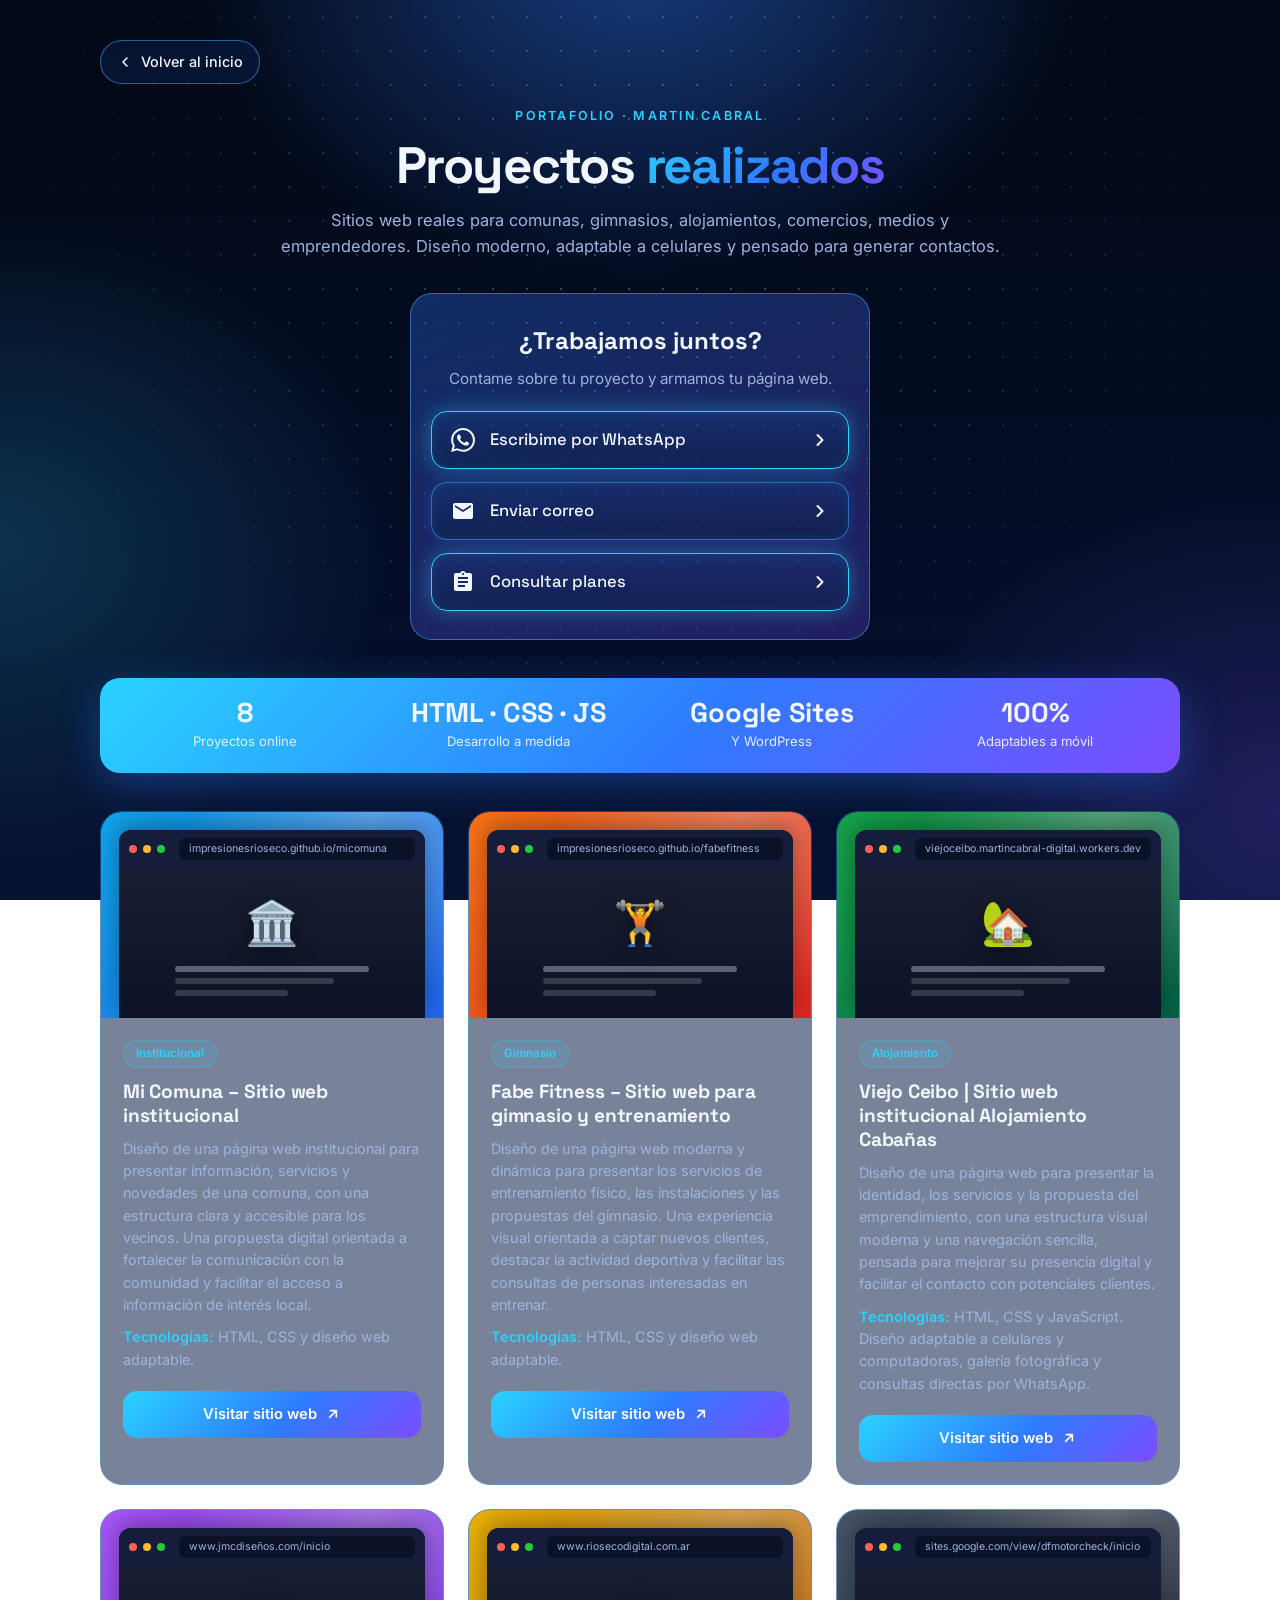
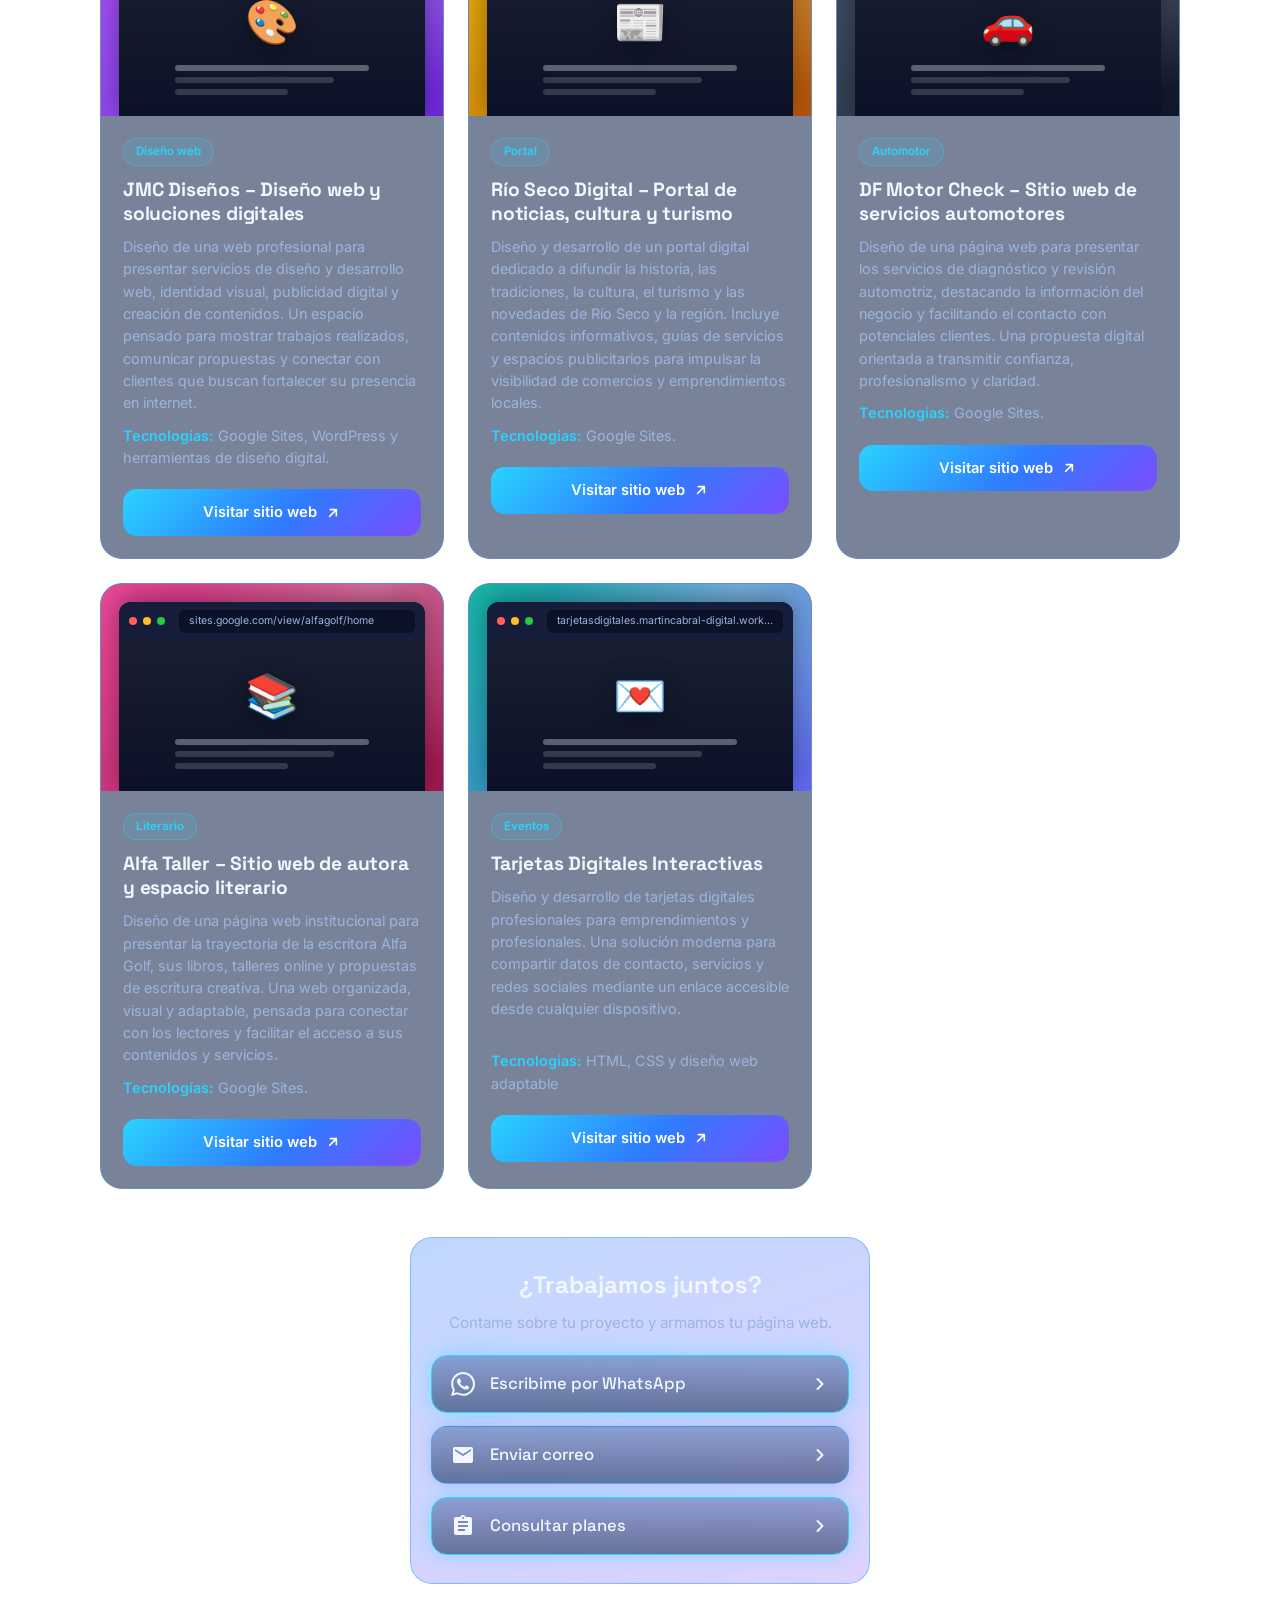
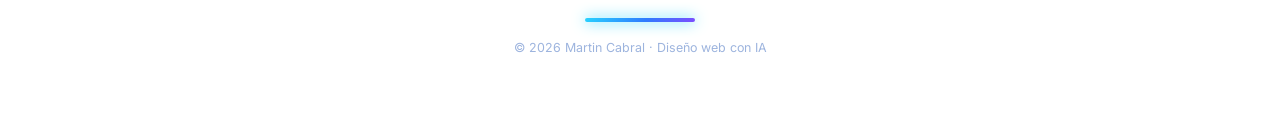
<file: portafolio.html>
<!DOCTYPE html>
<html lang="es">
<head>
  <meta charset="UTF-8">
  <meta name="viewport" content="width=device-width, initial-scale=1">
  <title>Portafolio | Martin Cabral - Diseñador Web con IA</title>
  <meta name="description" content="Proyectos realizados por Martin Cabral: sitios web institucionales, landing pages y portales en HTML, CSS, JavaScript y Google Sites.">
  <meta name="theme-color" content="#030816">
  <link rel="icon" type="image/svg+xml" href="images/favicon.svg">
  <link rel="preconnect" href="https://fonts.googleapis.com">
  <link rel="preconnect" href="https://fonts.gstatic.com" crossorigin>
  <link href="https://fonts.googleapis.com/css2?family=Inter:wght@400;500;600&family=Space+Grotesk:wght@500;600;700&display=swap" rel="stylesheet">
  <link rel="stylesheet" href="style.css">
</head>
<body>
  <main class="container wide">

    <div class="topbar">
      <a class="back" href="index.html">
        <svg viewBox="0 0 24 24"><path d="M15 6l-6 6 6 6"/></svg> Volver al inicio
      </a>
    </div>

    <header class="hero">
      <span class="eyebrow">Portafolio · Martin Cabral</span>
      <h1>Proyectos <span>realizados</span></h1>
      <p>Sitios web reales para comunas, gimnasios, alojamientos, comercios, medios y emprendedores. Diseño moderno, adaptable a celulares y pensado para generar contactos.</p>
    </header>

    <!-- CTA superior (mismo diseño y contenido que el de abajo) -->
    <section class="cta" style="margin:0 auto 38px">
      <h2>¿Trabajamos juntos?</h2>
      <p>Contame sobre tu proyecto y armamos tu página web.</p>
      <div class="links">
        <a class="btn highlight" href="https://wa.me/5493522454829" target="_blank" rel="noopener">
          <span class="icon"><svg viewBox="0 0 24 24"><path d="M17.472 14.382c-.297-.149-1.758-.867-2.03-.967-.273-.099-.471-.148-.67.15-.197.297-.767.966-.94 1.164-.173.199-.347.223-.644.075-.297-.15-1.255-.463-2.39-1.475-.883-.788-1.48-1.761-1.653-2.059-.173-.297-.018-.458.13-.606.134-.133.298-.347.446-.52.149-.174.198-.298.298-.497.099-.198.05-.371-.025-.52-.075-.149-.669-1.612-.916-2.207-.242-.579-.487-.5-.669-.51-.173-.008-.371-.01-.57-.01-.198 0-.52.074-.792.372-.272.297-1.04 1.016-1.04 2.479 0 1.462 1.065 2.875 1.213 3.074.149.198 2.096 3.2 5.077 4.487.709.306 1.262.489 1.694.625.712.227 1.36.195 1.871.118.571-.085 1.758-.719 2.006-1.413.248-.694.248-1.289.173-1.413-.074-.124-.272-.198-.57-.347m-5.421 7.403h-.004a9.87 9.87 0 01-5.031-1.378l-.361-.214-3.741.982.998-3.648-.235-.374a9.86 9.86 0 01-1.51-5.26c.001-5.45 4.436-9.884 9.888-9.884 2.64 0 5.122 1.03 6.988 2.898a9.825 9.825 0 012.893 6.994c-.003 5.45-4.437 9.884-9.885 9.884m8.413-18.297A11.815 11.815 0 0012.05 0C5.495 0 .16 5.335.157 11.892c0 2.096.547 4.142 1.588 5.945L.057 24l6.305-1.654a11.882 11.882 0 005.683 1.448h.005c6.554 0 11.89-5.335 11.893-11.893a11.821 11.821 0 00-3.48-8.413Z"/></svg></span>
          <span class="label">Escribime por WhatsApp</span>
          <svg class="arrow" viewBox="0 0 24 24"><path d="M9 6l6 6-6 6"/></svg>
        </a>
        <a class="btn" href="mailto:martincabral.digital@gmail.com">
          <span class="icon"><svg viewBox="0 0 24 24"><path d="M20 4H4c-1.1 0-2 .9-2 2v12c0 1.1.9 2 2 2h16c1.1 0 2-.9 2-2V6c0-1.1-.9-2-2-2zm0 4l-8 5-8-5V6l8 5 8-5v2z"/></svg></span>
          <span class="label">Enviar correo</span>
          <svg class="arrow" viewBox="0 0 24 24"><path d="M9 6l6 6-6 6"/></svg>
        </a>
        <a class="btn highlight" href="planes.html">
          <span class="icon"><svg viewBox="0 0 24 24"><path d="M19 3h-4.18C14.4 1.84 13.3 1 12 1c-1.3 0-2.4.84-2.82 2H5c-1.1 0-2 .9-2 2v14c0 1.1.9 2 2 2h14c1.1 0 2-.9 2-2V5c0-1.1-.9-2-2-2zm-7 0c.55 0 1 .45 1 1s-.45 1-1 1-1-.45-1-1 .45-1 1-1zm2 14H7v-2h7v2zm3-4H7v-2h10v2zm0-4H7V7h10v2z"/></svg></span>
          <span class="label">Consultar planes</span>
          <svg class="arrow" viewBox="0 0 24 24"><path d="M9 6l6 6-6 6"/></svg>
        </a>
      </div>
    </section>

    <section class="stats" aria-label="Resumen">
      <div><strong>8</strong><span>Proyectos online</span></div>
      <div><strong>HTML · CSS · JS</strong><span>Desarrollo a medida</span></div>
      <div><strong>Google Sites</strong><span>Y WordPress</span></div>
      <div><strong>100%</strong><span>Adaptables a móvil</span></div>
    </section>

    <section class="projects" aria-label="Proyectos realizados">

      <article class="project">
        <div class="mock" style="--tone:linear-gradient(135deg,#0ea5e9,#2563eb)">
          <div class="browser" aria-hidden="true">
            <div class="browser-bar"><i></i><i></i><i></i><span>impresionesrioseco.github.io/micomuna</span></div>
            <div class="screen"><div class="ico">🏛️</div><div class="lines"><b></b><b></b><b></b></div></div>
          </div>
        </div>
        <div class="project-body">
          <span class="tag">Institucional</span>
          <h2>Mi Comuna – Sitio web institucional</h2>
          <p>Diseño de una página web institucional para presentar información, servicios y novedades de una comuna, con una estructura clara y accesible para los vecinos. Una propuesta digital orientada a fortalecer la comunicación con la comunidad y facilitar el acceso a información de interés local.</p>
          <p class="tech"><b>Tecnologías:</b> HTML, CSS y diseño web adaptable.</p>
          <a class="visit" href="https://impresionesrioseco.github.io/micomuna/" target="_blank" rel="noopener">Visitar sitio web
            <svg viewBox="0 0 24 24"><path d="M7 17L17 7M8 7h9v9"/></svg></a>
        </div>
      </article>
      <article class="project">
        <div class="mock" style="--tone:linear-gradient(135deg,#f97316,#dc2626)">
          <div class="browser" aria-hidden="true">
            <div class="browser-bar"><i></i><i></i><i></i><span>impresionesrioseco.github.io/fabefitness</span></div>
            <div class="screen"><div class="ico">🏋️</div><div class="lines"><b></b><b></b><b></b></div></div>
          </div>
        </div>
        <div class="project-body">
          <span class="tag">Gimnasio</span>
          <h2>Fabe Fitness – Sitio web para gimnasio y entrenamiento</h2>
          <p>Diseño de una página web moderna y dinámica para presentar los servicios de entrenamiento físico, las instalaciones y las propuestas del gimnasio. Una experiencia visual orientada a captar nuevos clientes, destacar la actividad deportiva y facilitar las consultas de personas interesadas en entrenar.</p>
          <p class="tech"><b>Tecnologías:</b> HTML, CSS y diseño web adaptable.</p>
          <a class="visit" href="https://impresionesrioseco.github.io/fabefitness/" target="_blank" rel="noopener">Visitar sitio web
            <svg viewBox="0 0 24 24"><path d="M7 17L17 7M8 7h9v9"/></svg></a>
        </div>
      </article>
      <article class="project">
        <div class="mock" style="--tone:linear-gradient(135deg,#16a34a,#065f46)">
          <div class="browser" aria-hidden="true">
            <div class="browser-bar"><i></i><i></i><i></i><span>viejoceibo.martincabral-digital.workers.dev</span></div>
            <div class="screen"><div class="ico">🏡</div><div class="lines"><b></b><b></b><b></b></div></div>
          </div>
        </div>
        <div class="project-body">
          <span class="tag">Alojamiento</span>
          <h2>Viejo Ceibo | Sitio web institucional Alojamiento Cabañas</h2>
          <p>Diseño de una página web para presentar la identidad, los servicios y la propuesta del emprendimiento, con una estructura visual moderna y una navegación sencilla, pensada para mejorar su presencia digital y facilitar el contacto con potenciales clientes.</p>
          <p class="tech"><b>Tecnologías:</b> HTML, CSS y JavaScript. Diseño adaptable a celulares y computadoras, galería fotográfica y consultas directas por WhatsApp.</p>
          <a class="visit" href="https://viejoceibo.martincabral-digital.workers.dev/" target="_blank" rel="noopener">Visitar sitio web
            <svg viewBox="0 0 24 24"><path d="M7 17L17 7M8 7h9v9"/></svg></a>
        </div>
      </article>
      <article class="project">
        <div class="mock" style="--tone:linear-gradient(135deg,#a855f7,#6d28d9)">
          <div class="browser" aria-hidden="true">
            <div class="browser-bar"><i></i><i></i><i></i><span>www.jmcdiseños.com/inicio</span></div>
            <div class="screen"><div class="ico">🎨</div><div class="lines"><b></b><b></b><b></b></div></div>
          </div>
        </div>
        <div class="project-body">
          <span class="tag">Diseño web</span>
          <h2>JMC Diseños – Diseño web y soluciones digitales</h2>
          <p>Diseño de una web profesional para presentar servicios de diseño y desarrollo web, identidad visual, publicidad digital y creación de contenidos. Un espacio pensado para mostrar trabajos realizados, comunicar propuestas y conectar con clientes que buscan fortalecer su presencia en internet.</p>
          <p class="tech"><b>Tecnologías:</b> Google Sites, WordPress y herramientas de diseño digital.</p>
          <a class="visit" href="https://www.jmcdiseños.com/inicio" target="_blank" rel="noopener">Visitar sitio web
            <svg viewBox="0 0 24 24"><path d="M7 17L17 7M8 7h9v9"/></svg></a>
        </div>
      </article>
      <article class="project">
        <div class="mock" style="--tone:linear-gradient(135deg,#eab308,#b45309)">
          <div class="browser" aria-hidden="true">
            <div class="browser-bar"><i></i><i></i><i></i><span>www.riosecodigital.com.ar</span></div>
            <div class="screen"><div class="ico">📰</div><div class="lines"><b></b><b></b><b></b></div></div>
          </div>
        </div>
        <div class="project-body">
          <span class="tag">Portal</span>
          <h2>Río Seco Digital – Portal de noticias, cultura y turismo</h2>
          <p>Diseño y desarrollo de un portal digital dedicado a difundir la historia, las tradiciones, la cultura, el turismo y las novedades de Río Seco y la región. Incluye contenidos informativos, guías de servicios y espacios publicitarios para impulsar la visibilidad de comercios y emprendimientos locales.</p>
          <p class="tech"><b>Tecnologías:</b> Google Sites.</p>
          <a class="visit" href="https://www.riosecodigital.com.ar" target="_blank" rel="noopener">Visitar sitio web
            <svg viewBox="0 0 24 24"><path d="M7 17L17 7M8 7h9v9"/></svg></a>
        </div>
      </article>
      <article class="project">
        <div class="mock" style="--tone:linear-gradient(135deg,#475569,#0f172a)">
          <div class="browser" aria-hidden="true">
            <div class="browser-bar"><i></i><i></i><i></i><span>sites.google.com/view/dfmotorcheck/inicio</span></div>
            <div class="screen"><div class="ico">🚗</div><div class="lines"><b></b><b></b><b></b></div></div>
          </div>
        </div>
        <div class="project-body">
          <span class="tag">Automotor</span>
          <h2>DF Motor Check – Sitio web de servicios automotores</h2>
          <p>Diseño de una página web para presentar los servicios de diagnóstico y revisión automotriz, destacando la información del negocio y facilitando el contacto con potenciales clientes. Una propuesta digital orientada a transmitir confianza, profesionalismo y claridad.</p>
          <p class="tech"><b>Tecnologías:</b> Google Sites.</p>
          <a class="visit" href="https://sites.google.com/view/dfmotorcheck/inicio" target="_blank" rel="noopener">Visitar sitio web
            <svg viewBox="0 0 24 24"><path d="M7 17L17 7M8 7h9v9"/></svg></a>
        </div>
      </article>
      <article class="project">
        <div class="mock" style="--tone:linear-gradient(135deg,#ec4899,#9d174d)">
          <div class="browser" aria-hidden="true">
            <div class="browser-bar"><i></i><i></i><i></i><span>sites.google.com/view/alfagolf/home</span></div>
            <div class="screen"><div class="ico">📚</div><div class="lines"><b></b><b></b><b></b></div></div>
          </div>
        </div>
        <div class="project-body">
          <span class="tag">Literario</span>
          <h2>Alfa Taller – Sitio web de autora y espacio literario</h2>
          <p>Diseño de una página web institucional para presentar la trayectoria de la escritora Alfa Golf, sus libros, talleres online y propuestas de escritura creativa. Una web organizada, visual y adaptable, pensada para conectar con los lectores y facilitar el acceso a sus contenidos y servicios.</p>
          <p class="tech"><b>Tecnologías:</b> Google Sites.</p>
          <a class="visit" href="https://sites.google.com/view/alfagolf/home" target="_blank" rel="noopener">Visitar sitio web
            <svg viewBox="0 0 24 24"><path d="M7 17L17 7M8 7h9v9"/></svg></a>
        </div>
      </article>
      <article class="project">
        <div class="mock" style="--tone:linear-gradient(135deg,#14b8a6,#6366f1)">
          <div class="browser" aria-hidden="true">
            <div class="browser-bar"><i></i><i></i><i></i><span>tarjetasdigitales.martincabral-digital.workers.dev</span></div>
            <div class="screen"><div class="ico">💌</div><div class="lines"><b></b><b></b><b></b></div></div>
          </div>
        </div>
        <div class="project-body">
          <span class="tag">Eventos</span>
          <h2>Tarjetas Digitales Interactivas</h2>
          <p style="margin-bottom:20px">Diseño y desarrollo de tarjetas digitales profesionales para emprendimientos y profesionales. Una solución moderna para compartir datos de contacto, servicios y redes sociales mediante un enlace accesible desde cualquier dispositivo.</p>
          <p class="tech"><b>Tecnologías:</b> HTML, CSS y diseño web adaptable</p>
          <a class="visit" href="tarjetasdigitales.html">Visitar sitio web
            <svg viewBox="0 0 24 24"><path d="M7 17L17 7M8 7h9v9"/></svg></a>
        </div>
      </article>
    </section>

    <section class="cta">
      <h2>¿Trabajamos juntos?</h2>
      <p>Contame sobre tu proyecto y armamos tu página web.</p>
      <div class="links">
        <a class="btn highlight" href="https://wa.me/5493522454829" target="_blank" rel="noopener">
          <span class="icon"><svg viewBox="0 0 24 24"><path d="M17.472 14.382c-.297-.149-1.758-.867-2.03-.967-.273-.099-.471-.148-.67.15-.197.297-.767.966-.94 1.164-.173.199-.347.223-.644.075-.297-.15-1.255-.463-2.39-1.475-.883-.788-1.48-1.761-1.653-2.059-.173-.297-.018-.458.13-.606.134-.133.298-.347.446-.52.149-.174.198-.298.298-.497.099-.198.05-.371-.025-.52-.075-.149-.669-1.612-.916-2.207-.242-.579-.487-.5-.669-.51-.173-.008-.371-.01-.57-.01-.198 0-.52.074-.792.372-.272.297-1.04 1.016-1.04 2.479 0 1.462 1.065 2.875 1.213 3.074.149.198 2.096 3.2 5.077 4.487.709.306 1.262.489 1.694.625.712.227 1.36.195 1.871.118.571-.085 1.758-.719 2.006-1.413.248-.694.248-1.289.173-1.413-.074-.124-.272-.198-.57-.347m-5.421 7.403h-.004a9.87 9.87 0 01-5.031-1.378l-.361-.214-3.741.982.998-3.648-.235-.374a9.86 9.86 0 01-1.51-5.26c.001-5.45 4.436-9.884 9.888-9.884 2.64 0 5.122 1.03 6.988 2.898a9.825 9.825 0 012.893 6.994c-.003 5.45-4.437 9.884-9.885 9.884m8.413-18.297A11.815 11.815 0 0012.05 0C5.495 0 .16 5.335.157 11.892c0 2.096.547 4.142 1.588 5.945L.057 24l6.305-1.654a11.882 11.882 0 005.683 1.448h.005c6.554 0 11.89-5.335 11.893-11.893a11.821 11.821 0 00-3.48-8.413Z"/></svg></span>
          <span class="label">Escribime por WhatsApp</span>
          <svg class="arrow" viewBox="0 0 24 24"><path d="M9 6l6 6-6 6"/></svg>
        </a>
        <a class="btn" href="mailto:martincabral.digital@gmail.com">
          <span class="icon"><svg viewBox="0 0 24 24"><path d="M20 4H4c-1.1 0-2 .9-2 2v12c0 1.1.9 2 2 2h16c1.1 0 2-.9 2-2V6c0-1.1-.9-2-2-2zm0 4l-8 5-8-5V6l8 5 8-5v2z"/></svg></span>
          <span class="label">Enviar correo</span>
          <svg class="arrow" viewBox="0 0 24 24"><path d="M9 6l6 6-6 6"/></svg>
        </a>
        <a class="btn highlight" href="planes.html">
          <span class="icon"><svg viewBox="0 0 24 24"><path d="M19 3h-4.18C14.4 1.84 13.3 1 12 1c-1.3 0-2.4.84-2.82 2H5c-1.1 0-2 .9-2 2v14c0 1.1.9 2 2 2h14c1.1 0 2-.9 2-2V5c0-1.1-.9-2-2-2zm-7 0c.55 0 1 .45 1 1s-.45 1-1 1-1-.45-1-1 .45-1 1-1zm2 14H7v-2h7v2zm3-4H7v-2h10v2zm0-4H7V7h10v2z"/></svg></span>
          <span class="label">Consultar planes</span>
          <svg class="arrow" viewBox="0 0 24 24"><path d="M9 6l6 6-6 6"/></svg>
        </a>
      </div>
    </section>

    <div class="indicator" aria-hidden="true"></div>
    <p class="footer">© 2026 Martin Cabral · Diseño web con IA</p>
  </main>
 
</body>
</html>
</file>
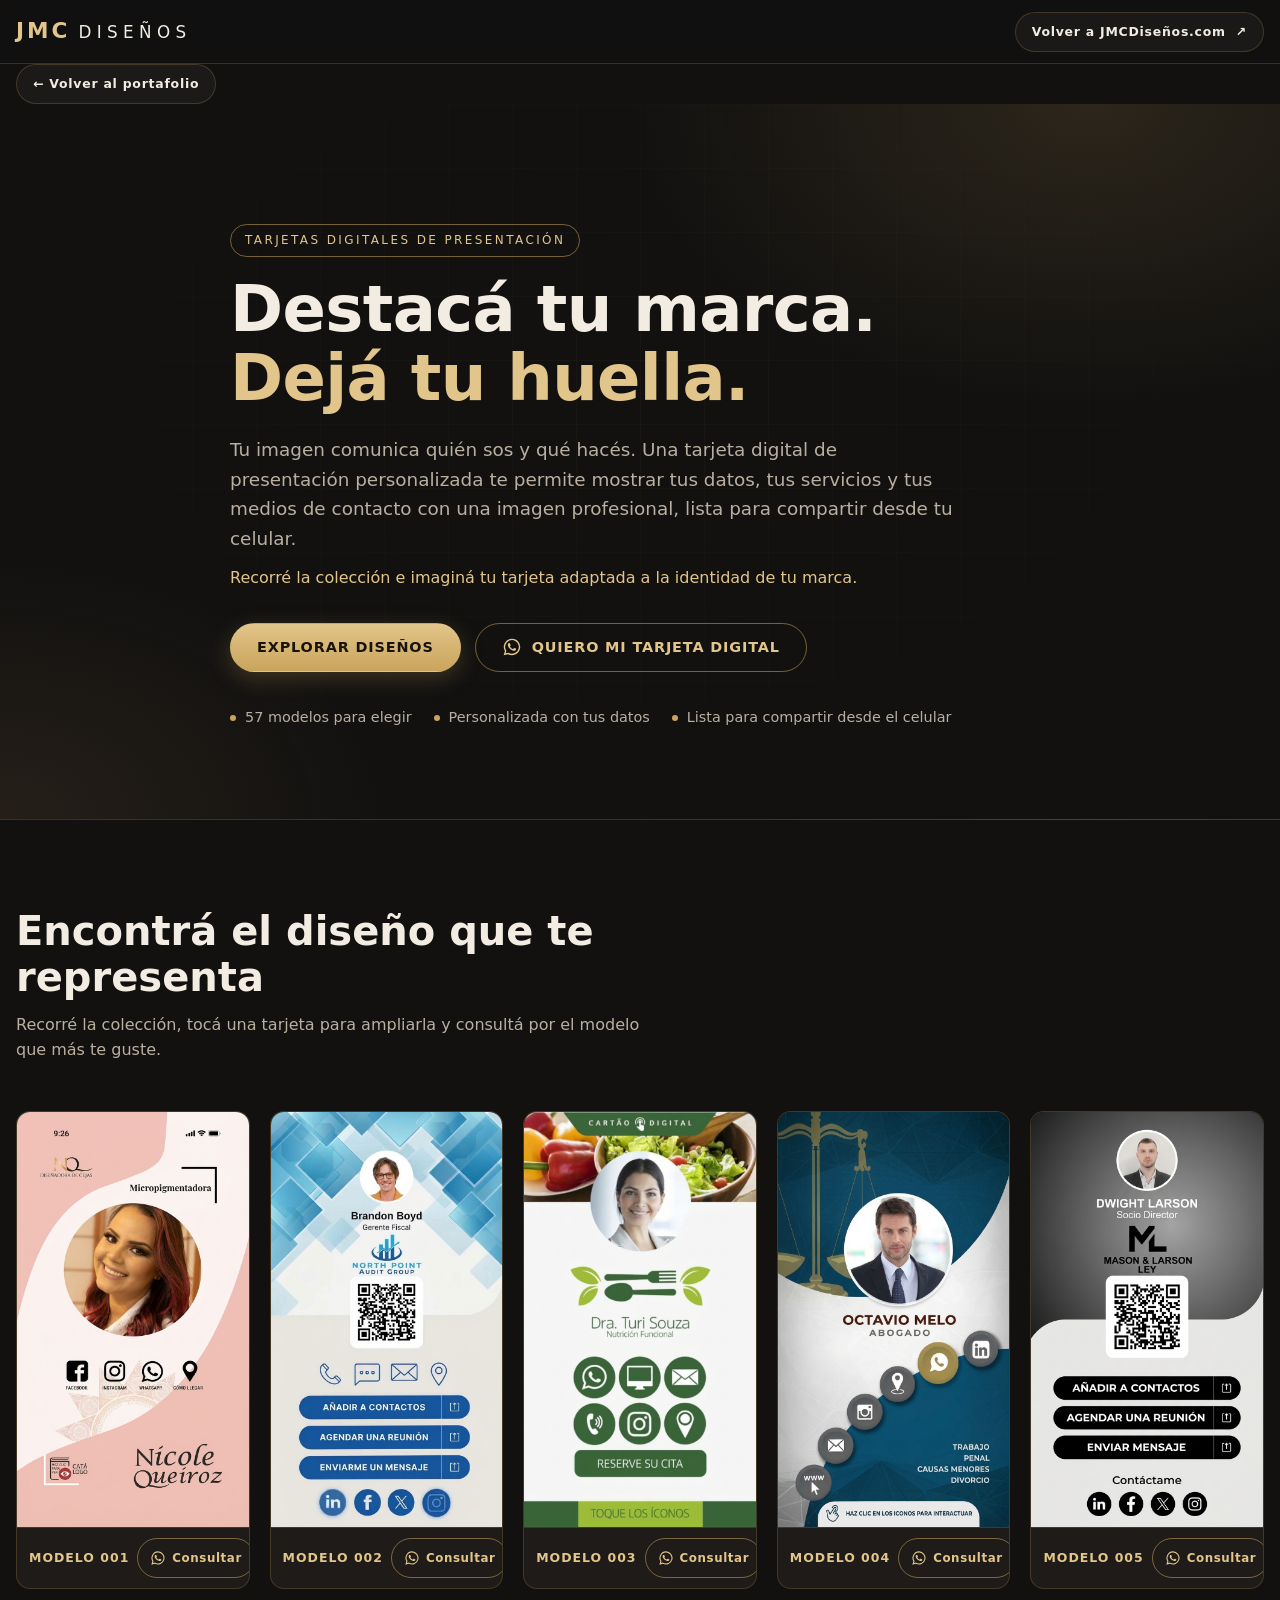
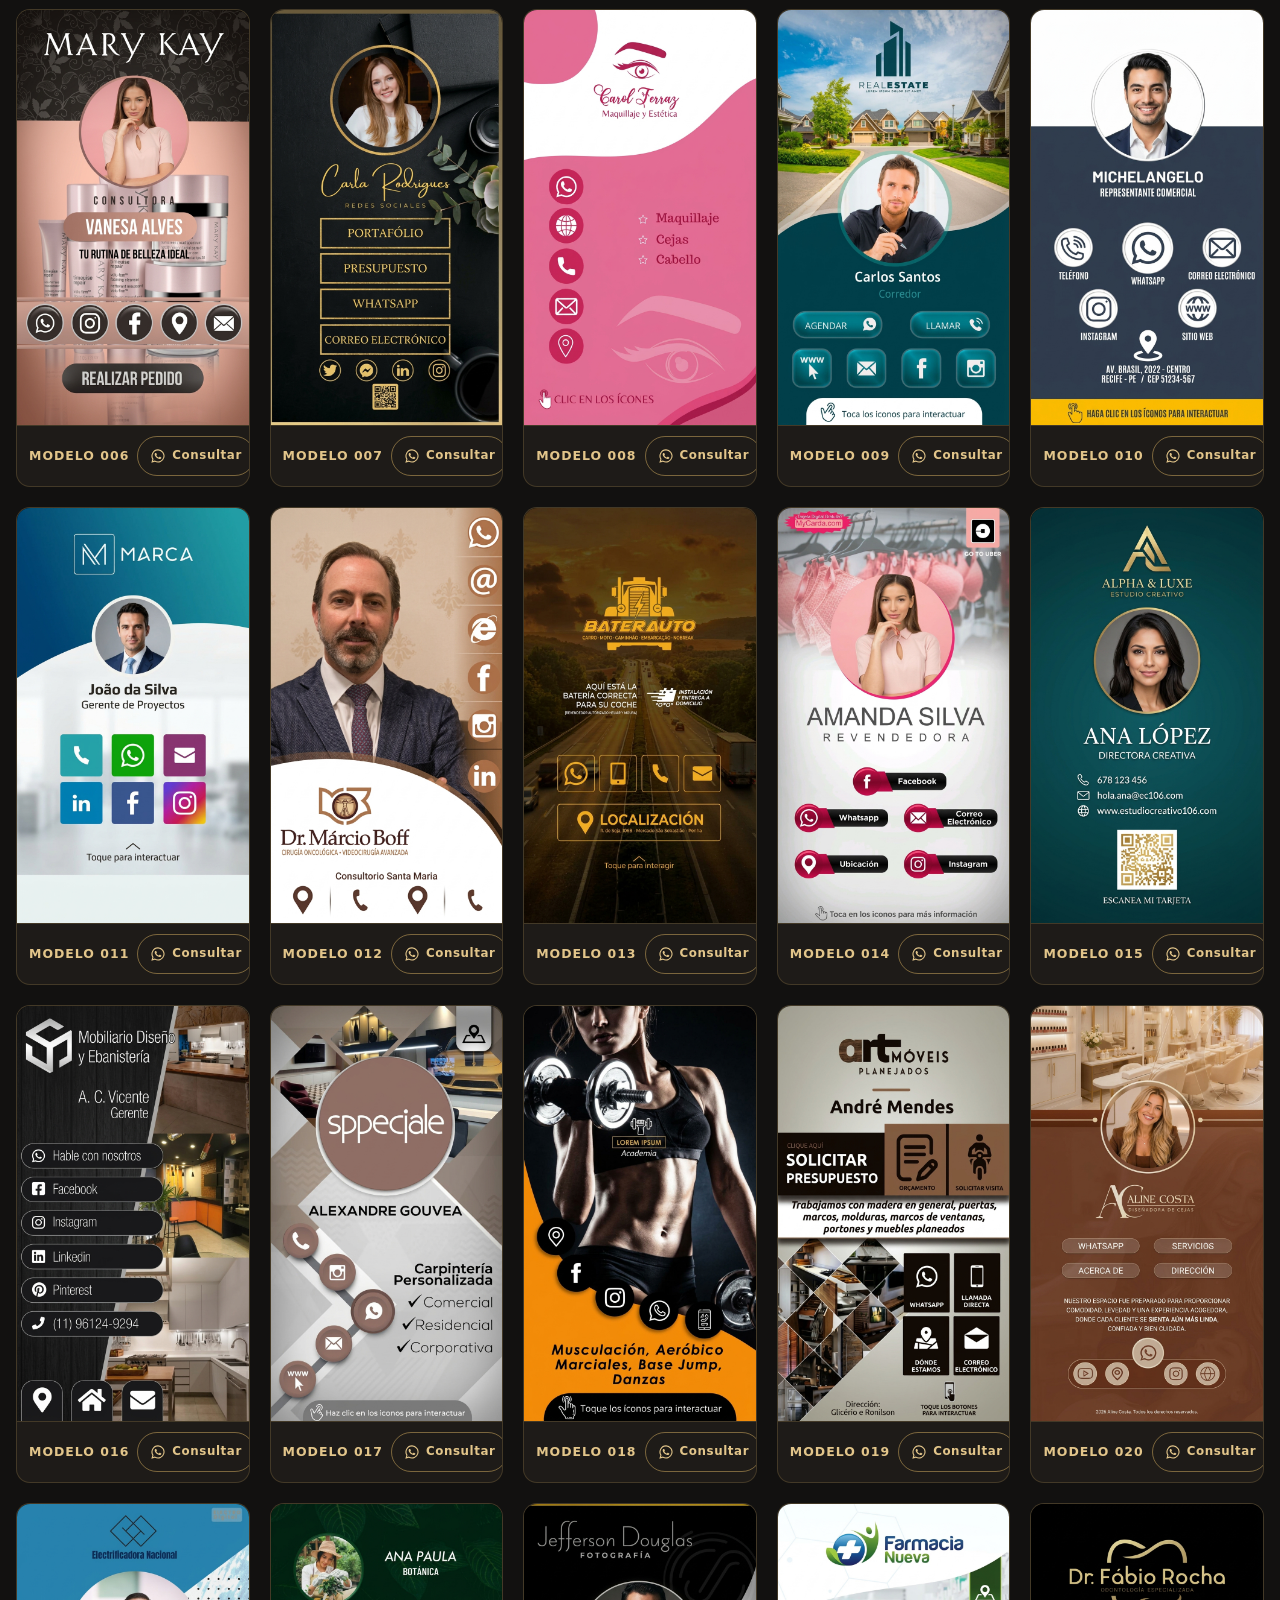
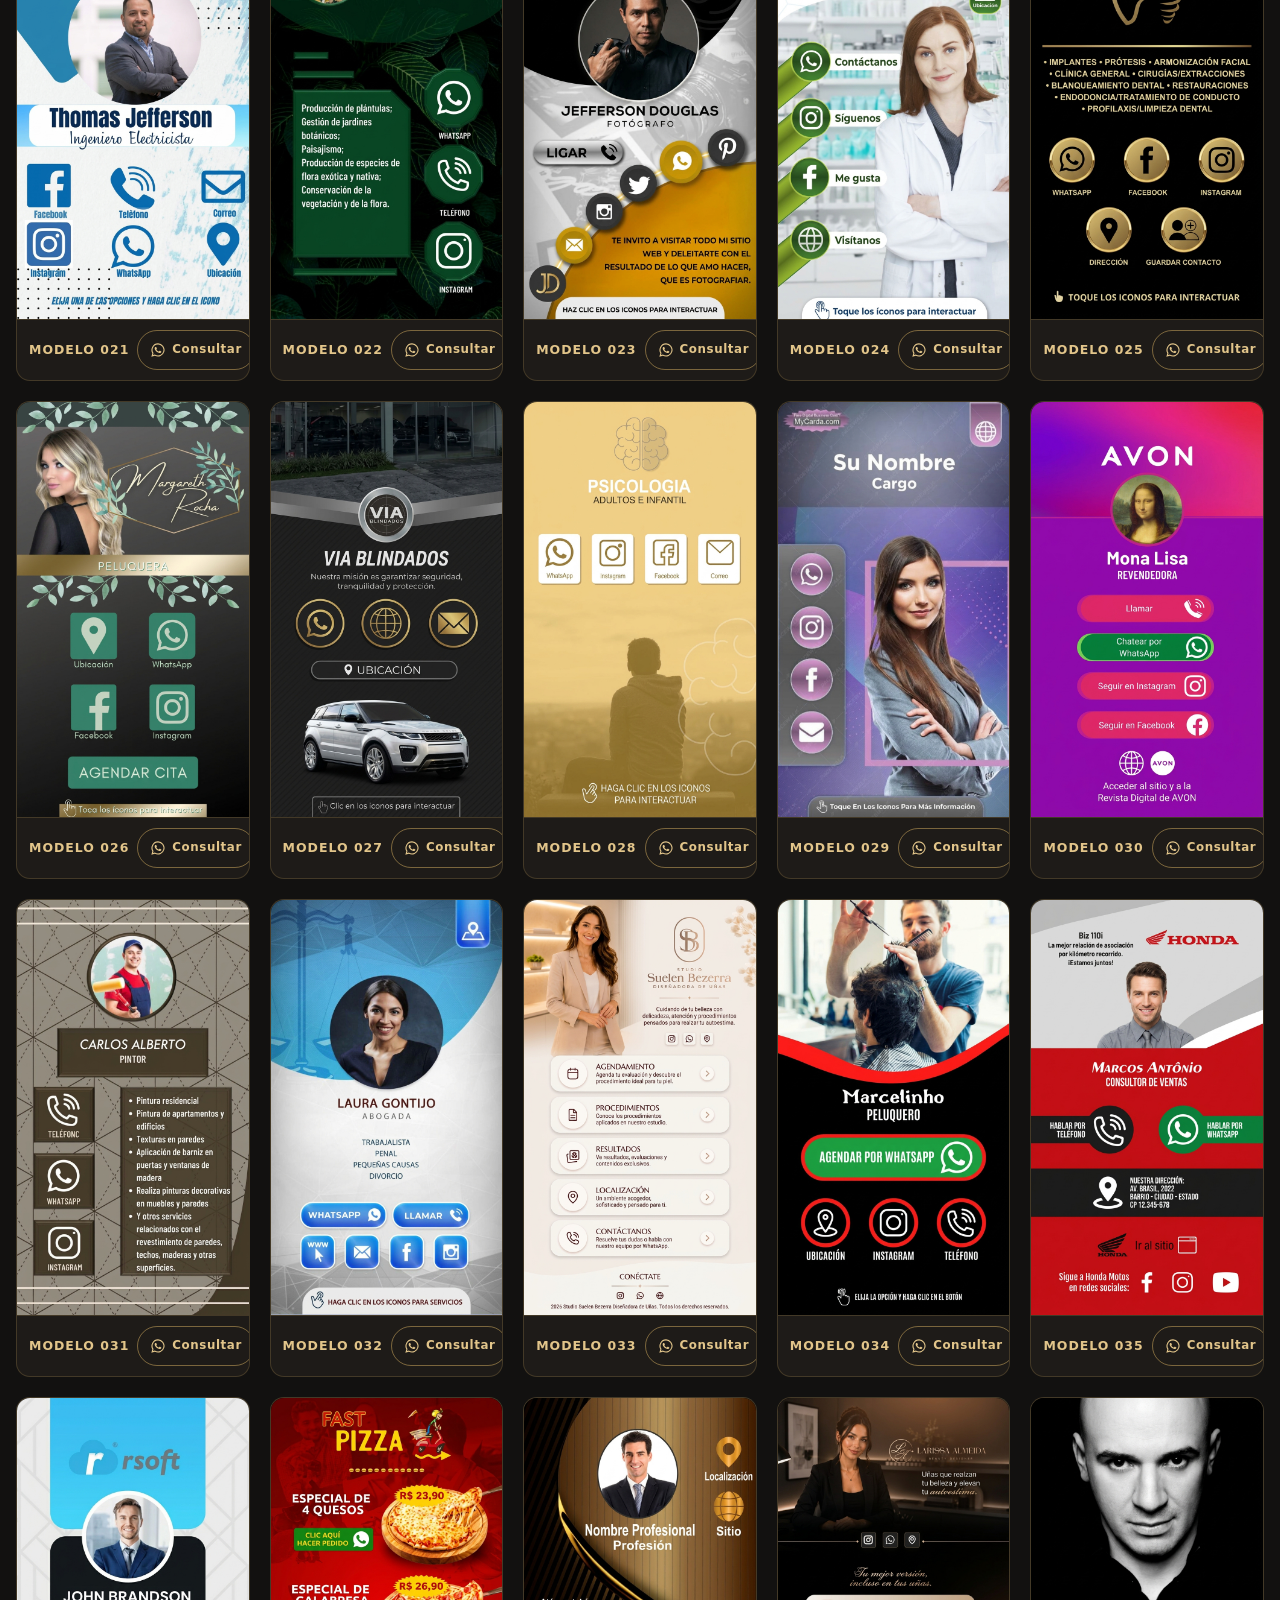
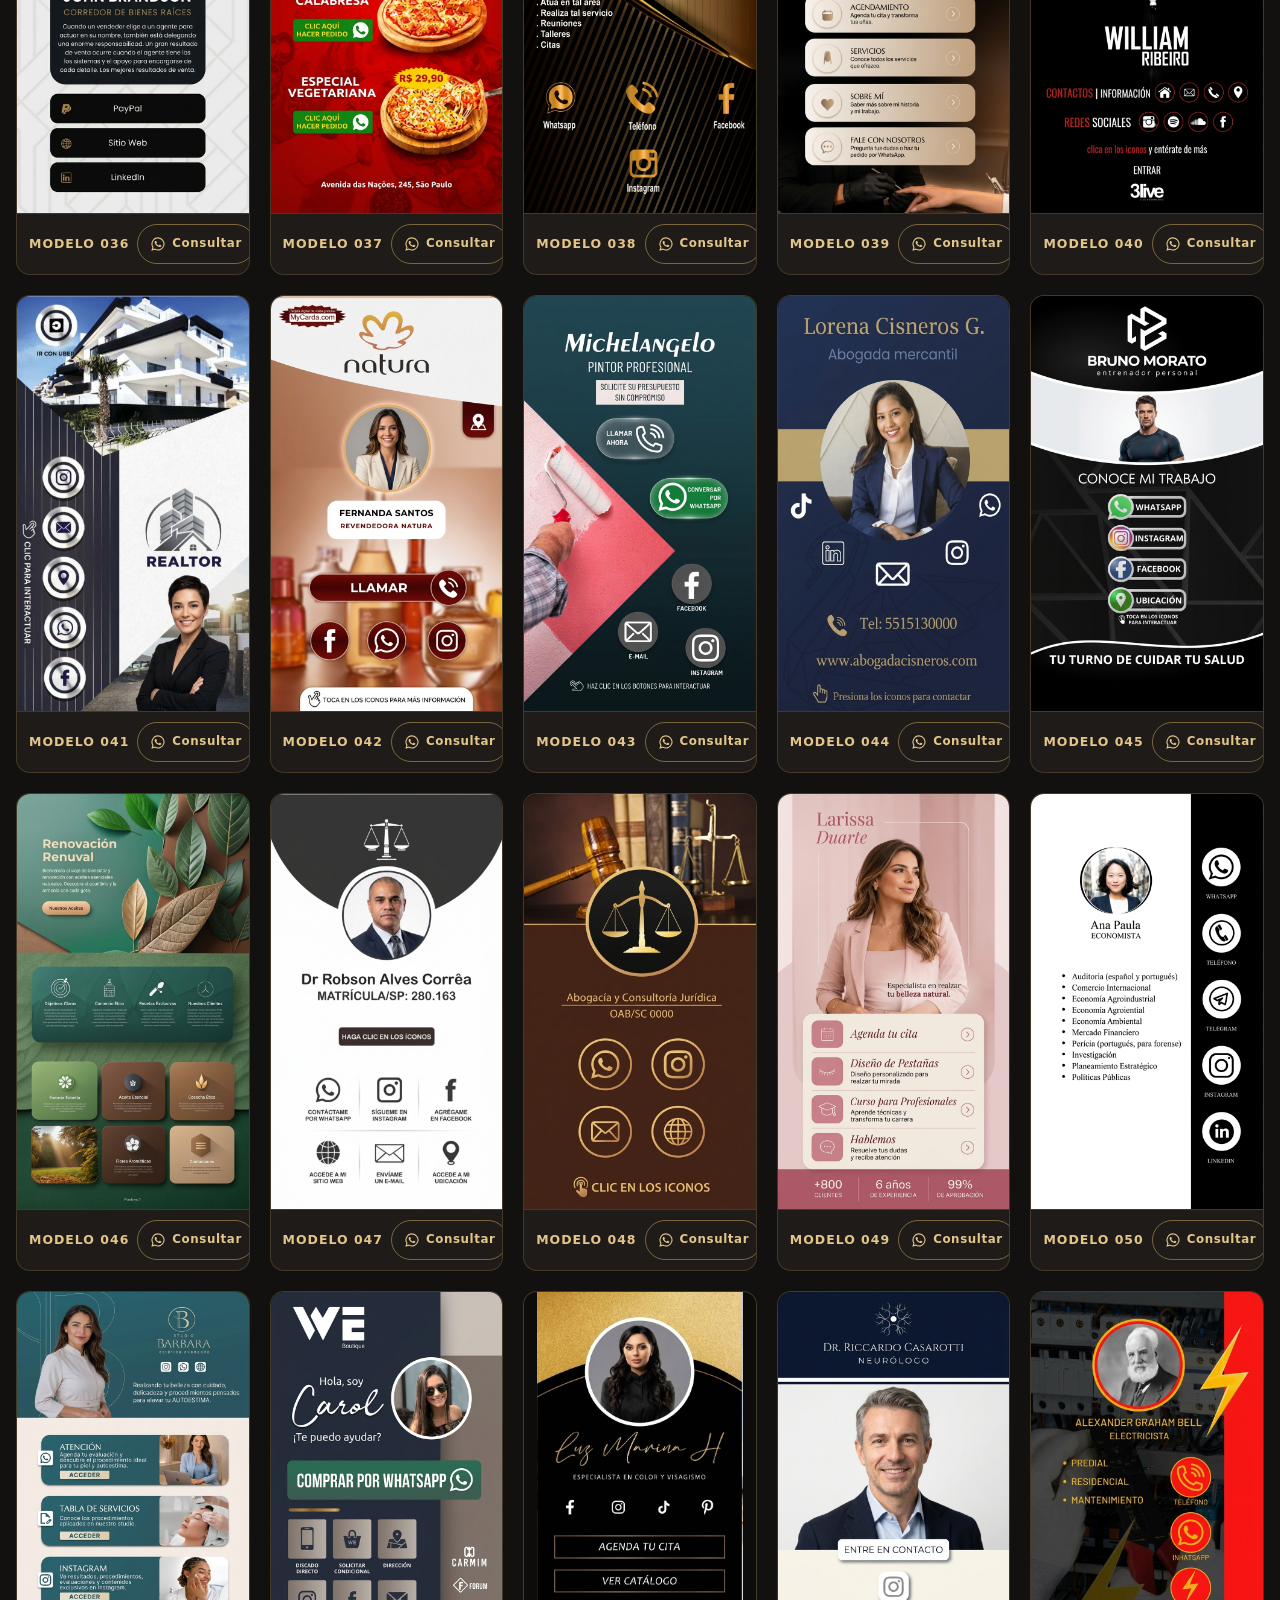
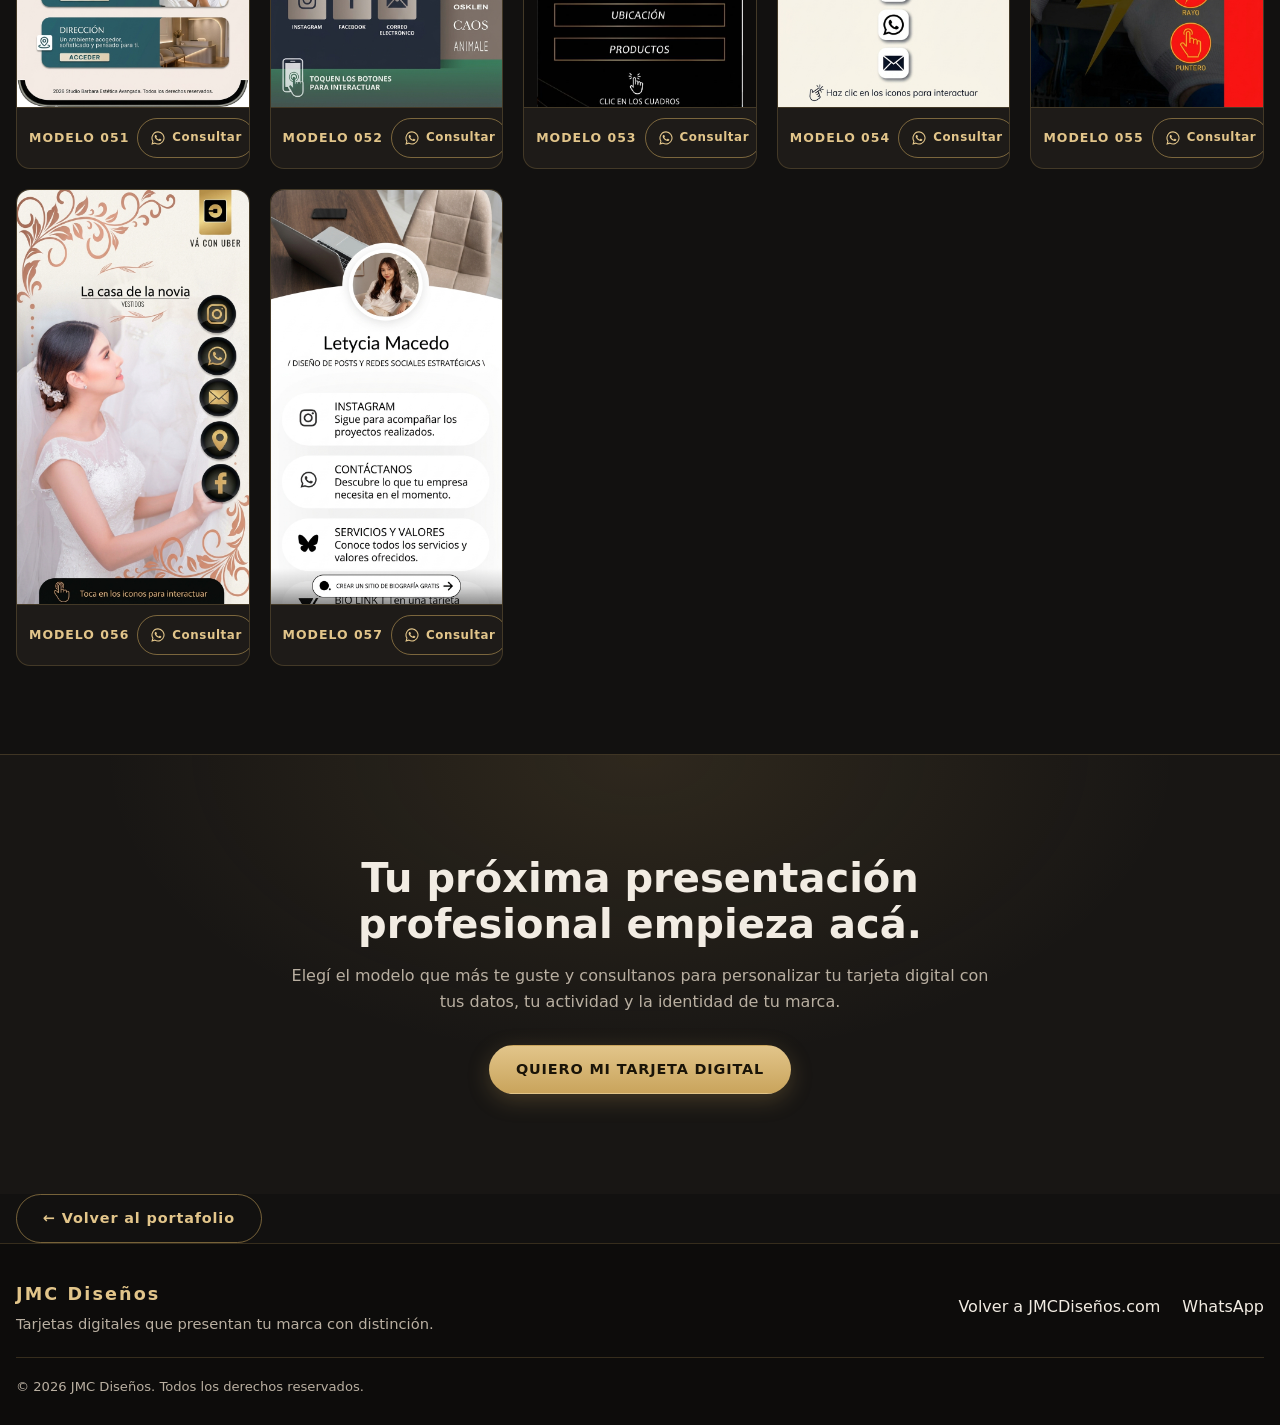
<file: tarjetasdigitales.html>
<!DOCTYPE html>
<html lang="es-AR">
<head>
  <meta charset="UTF-8">
  <meta name="viewport" content="width=device-width, initial-scale=1">
  <title>Modelos de Tarjetas Digitales de Presentación | JMC Diseños</title>
  <meta name="description" content="Explorá 57 modelos de tarjetas digitales de presentación de JMC Diseños. Elegí tu diseño favorito y pedí tu tarjeta personalizada por WhatsApp.">
  <meta name="theme-color" content="#121110">

  <!-- Open Graph (compartir en redes y WhatsApp) -->
  <meta property="og:type" content="website">
  <meta property="og:locale" content="es_AR">
  <meta property="og:site_name" content="JMC Diseños">
  <meta property="og:title" content="Modelos de Tarjetas Digitales de Presentación | JMC Diseños">
  <meta property="og:description" content="57 modelos de tarjetas digitales de presentación, personalizadas con tus datos y la identidad de tu marca.">
  <!--
    PENDIENTE AL PUBLICAR (ver README, paso 10):
    1) Descomentá og:url y reemplazá por la dirección pública real de Cloudflare Pages.
    2) Descomentá og:image y usá una URL ABSOLUTA y pública de una imagen real,
       por ejemplo: https://TU-PROYECTO.pages.dev/images/modelos/modelo001.jpg
       (una ruta relativa no sirve: WhatsApp y las redes necesitan una URL pública completa).
    <meta property="og:url" content="https://TU-PROYECTO.pages.dev/galeria.html">
    <meta property="og:image" content="https://TU-PROYECTO.pages.dev/images/modelos/modelo001.jpg">
    <meta property="og:image:width" content="768">
    <meta property="og:image:height" content="1376">
    <meta name="twitter:card" content="summary_large_image">
  -->

  <link rel="stylesheet" href="estilos.css">
</head>
<body>
  <a class="skip-link" href="#galeria">Saltar a la galería</a>

  <header class="site-header" id="inicio">
    <div class="container header-inner">
      <a class="brand" href="#inicio" aria-label="JMC Diseños, ir al inicio">
        <span class="brand-mark" aria-hidden="true">JMC</span>
        <span class="brand-name">Diseños</span>
      </a>
      <a class="btn btn-ghost btn-sm" data-site-link target="_blank" rel="noopener" href="#">
        <span class="btn-label-long">Volver a JMCDiseños.com</span>
        <span class="btn-label-short">Volver al sitio</span>
        <span aria-hidden="true">↗</span>
      </a>
    </div>
  </header>
<!-- VOLVER AL PORTAFOLIO (arriba) -->
<div class="back-bar">
  <div class="container">
    <a class="btn btn-ghost btn-sm" href="portafolio.html">← Volver al portafolio</a>
  </div>
</div>
  <main>
    <!-- PRESENTACIÓN -->
    <section class="hero" aria-labelledby="hero-title">
      <div class="container hero-inner">
        <p class="eyebrow">Tarjetas digitales de presentación</p>
        <h1 id="hero-title">Destacá tu marca. <span class="accent">Dejá tu huella.</span></h1>
        <p class="hero-text">Tu imagen comunica quién sos y qué hacés. Una tarjeta digital de presentación personalizada te permite mostrar tus datos, tus servicios y tus medios de contacto con una imagen profesional, lista para compartir desde tu celular.</p>
        <p class="hero-sub">Recorré la colección e imaginá tu tarjeta adaptada a la identidad de tu marca.</p>
        <div class="hero-actions">
          <a class="btn btn-primary" href="#galeria" data-scroll-gallery>EXPLORAR DISEÑOS</a>
          <a class="btn btn-outline" data-wa-general target="_blank" rel="noopener" href="#">
            <svg class="wa-icon" viewBox="0 0 24 24" aria-hidden="true"><path fill="currentColor" d="M12.04 2a9.9 9.9 0 0 0-8.5 14.9L2 22l5.25-1.38A9.9 9.9 0 1 0 12.04 2Zm0 18.1a8.2 8.2 0 0 1-4.2-1.15l-.3-.18-3.12.82.83-3.04-.2-.31a8.2 8.2 0 1 1 7 3.86Zm4.5-6.13c-.25-.12-1.46-.72-1.69-.8-.23-.09-.39-.13-.56.12-.16.25-.64.8-.78.97-.14.16-.29.18-.54.06-.25-.12-1.05-.39-2-1.24-.74-.66-1.24-1.47-1.38-1.72-.15-.25-.02-.38.1-.5.11-.11.25-.29.37-.43.12-.15.16-.25.25-.41.08-.17.04-.31-.02-.43-.06-.12-.56-1.35-.77-1.85-.2-.48-.4-.42-.56-.42h-.47c-.16 0-.43.06-.65.31-.23.25-.86.84-.86 2.05 0 1.2.88 2.37 1 2.54.12.16 1.73 2.64 4.19 3.7.59.25 1.04.4 1.4.52.59.19 1.12.16 1.54.1.47-.07 1.46-.6 1.66-1.18.2-.58.2-1.07.14-1.18-.06-.1-.23-.16-.47-.28Z"/></svg>
            QUIERO MI TARJETA DIGITAL
          </a>
        </div>
        <ul class="hero-points" aria-label="Características del servicio">
          <li>57 modelos para elegir</li>
          <li>Personalizada con tus datos</li>
          <li>Lista para compartir desde el celular</li>
        </ul>
      </div>
    </section>

    <!-- GALERÍA -->
    <section class="gallery-section" id="galeria" aria-labelledby="gallery-title" tabindex="-1">
      <div class="container">
        <header class="section-head">
          <h2 id="gallery-title">Encontrá el diseño que te representa</h2>
          <p>Recorré la colección, tocá una tarjeta para ampliarla y consultá por el modelo que más te guste.</p>
        </header>
        <ul class="gallery-grid" id="gallery-grid" aria-label="Galería de 57 modelos de tarjetas digitales">
          <!-- Las 57 tarjetas se generan desde galeria.js (modelo001 … modelo057) -->
        </ul>
        <noscript><p class="noscript">Para ver la galería necesitás activar JavaScript en tu navegador.</p></noscript>
      </div>
    </section>

    <!-- CIERRE COMERCIAL -->
    <section class="cta-section" aria-labelledby="cta-title">
      <div class="container cta-inner">
        <h2 id="cta-title">Tu próxima presentación profesional empieza acá.</h2>
        <p>Elegí el modelo que más te guste y consultanos para personalizar tu tarjeta digital con tus datos, tu actividad y la identidad de tu marca.</p>
        <a class="btn btn-primary" data-wa-general target="_blank" rel="noopener" href="#">QUIERO MI TARJETA DIGITAL</a>
      </div>
    </section>
  </main>
<!-- VOLVER AL PORTAFOLIO (abajo) -->
<div class="back-bar back-bar--bottom">
  <div class="container">
    <a class="btn btn-outline" href="portafolio.html">← Volver al portafolio</a>
  </div>
</div>
  <footer class="site-footer">
    <div class="container footer-inner">
      <div class="footer-brand">
        <p class="footer-name">JMC Diseños</p>
        <p class="footer-tagline">Tarjetas digitales que presentan tu marca con distinción.</p>
      </div>
      <nav class="footer-links" aria-label="Enlaces del pie de página">
        <a data-site-link target="_blank" rel="noopener" href="#">Volver a JMCDiseños.com</a>
        <a data-wa-general target="_blank" rel="noopener" href="#">WhatsApp</a>
      </nav>
    </div>
    <p class="footer-copy container">© 2026 JMC Diseños. Todos los derechos reservados.</p>
  </footer>

  <!-- VISTA AMPLIADA -->
  <div class="modal" id="modal" hidden>
    <div class="modal-backdrop" data-close></div>
    <div class="modal-panel" role="dialog" aria-modal="true" aria-labelledby="modal-title" tabindex="-1">
      <div class="modal-top">
        <h2 class="modal-title" id="modal-title">Modelo</h2>
        <button type="button" class="modal-close" id="modal-close" aria-label="Cerrar vista ampliada">
          <svg viewBox="0 0 24 24" aria-hidden="true"><path d="M6 6l12 12M18 6L6 18" fill="none" stroke="currentColor" stroke-width="2" stroke-linecap="round"/></svg>
        </button>
      </div>
      <div class="modal-media">
        <img id="modal-img" alt="" decoding="async">
      </div>
      <div class="modal-actions">
        <a class="btn btn-primary" id="modal-wa" target="_blank" rel="noopener" href="#">CONSULTAR POR ESTE MODELO</a>
        <button type="button" class="btn btn-ghost" id="modal-close-2">Cerrar</button>
      </div>
    </div>
  </div>

  <script src="galeria.js"></script>
</body>
</html>
</file>
<file: style.css>
/* ============================================
   Martin Cabral - Diseñador Web con IA
   Estilos compartidos: index.html y portafolio.html
   ============================================ */

:root {
  --bg-1: #030816;
  --bg-2: #061233;
  --blue: #2f7bff;
  --cyan: #29d3ff;
  --violet: #7c4dff;
  --card: rgba(10, 30, 70, 0.55);
  --line: rgba(60, 170, 255, 0.55);
  --text: #f1f6ff;
  --muted: #9db4de;
  --grad: linear-gradient(135deg, var(--cyan), var(--blue) 55%, var(--violet));
}

* { box-sizing: border-box; margin: 0; padding: 0; }
html { scroll-behavior: smooth; }

body {
  font-family: 'Inter', system-ui, -apple-system, 'Segoe UI', sans-serif;
  color: var(--text);
  min-height: 100vh;
  line-height: 1.55;
  -webkit-font-smoothing: antialiased;
  background:
    radial-gradient(700px 500px at 50% -5%, rgba(47, 123, 255, 0.45), transparent 65%),
    radial-gradient(600px 500px at 0% 60%, rgba(41, 211, 255, 0.18), transparent 65%),
    radial-gradient(600px 500px at 100% 90%, rgba(124, 77, 255, 0.22), transparent 65%),
    linear-gradient(180deg, var(--bg-1), var(--bg-2));
  background-attachment: fixed;
}

/* Red de puntos tecnológica */
body::before {
  content: "";
  position: fixed;
  inset: 0;
  background-image: radial-gradient(rgba(120, 190, 255, 0.35) 1px, transparent 1.5px);
  background-size: 34px 34px;
  mask-image: radial-gradient(circle at 50% 25%, #000 10%, transparent 70%);
  -webkit-mask-image: radial-gradient(circle at 50% 25%, #000 10%, transparent 70%);
  pointer-events: none;
  z-index: 0;
}

h1, h2, h3, .label { font-family: 'Space Grotesk', 'Inter', sans-serif; }
a { color: inherit; text-decoration: none; }

.container {
  position: relative;
  z-index: 1;
  width: 100%;
  max-width: 460px;
  margin: 0 auto;
  padding: 40px 20px 56px;
  text-align: center;
}

/* ---------- Perfil ---------- */
.avatar-wrap {
  position: relative;
  width: 176px;
  height: 176px;
  margin: 0 auto 22px;
  border-radius: 50%;
  padding: 5px;
  background: linear-gradient(135deg, var(--cyan), var(--blue));
  box-shadow: 0 0 0 6px rgba(47, 123, 255, 0.15), 0 0 45px rgba(41, 211, 255, 0.55), 0 0 90px rgba(47, 123, 255, 0.4);
  animation: float 5s ease-in-out infinite;
}
.avatar-wrap img, .avatar-fallback {
  width: 100%;
  height: 100%;
  border-radius: 50%;
  object-fit: cover;
  object-position: center 25%;
  display: block;
  border: 4px solid var(--bg-1);
  background: var(--bg-2);
}
.avatar-fallback {
  display: flex; align-items: center; justify-content: center;
  font-family: 'Space Grotesk', sans-serif; font-size: 3rem; font-weight: 700; color: var(--cyan);
}
@keyframes float { 50% { transform: translateY(-6px); } }

.profile h1 { font-size: 2rem; letter-spacing: -0.02em; line-height: 1.15; }
.profile .role { margin-top: 8px; font-size: 1.02rem; font-weight: 600; color: #cfe0ff; }
.profile .tagline {
  margin-top: 6px; font-size: 0.86rem; letter-spacing: 0.04em;
  background: var(--grad); -webkit-background-clip: text; background-clip: text; color: transparent;
  font-weight: 600;
}

/* ---------- Fila de íconos ---------- */
.quick {
  margin: 26px 0 22px;
  display: flex;
  justify-content: center;
  gap: 12px;
}
.quick a {
  width: 54px; height: 54px;
  border-radius: 14px;
  display: grid; place-items: center;
  color: #fff;
  box-shadow: 0 6px 18px rgba(0,0,0,0.4), inset 0 1px 0 rgba(255,255,255,0.25);
  transition: transform 0.25s ease, box-shadow 0.25s ease, filter 0.25s ease;
  -webkit-tap-highlight-color: transparent;
}
.quick svg { width: 26px; height: 26px; fill: currentColor; }
.q-wa { background: linear-gradient(145deg, #2ee66b, #11a84a); }
.q-tel { background: linear-gradient(145deg, #3a8bff, #1a52c9); }
.q-mail { background: linear-gradient(145deg, #8a5cff, #5a2fd6); }
.q-in { background: linear-gradient(145deg, #1d7bd8, #0a4c9e); }
.q-web { background: linear-gradient(145deg, #4a86d9, #284f93); }

@media (hover: hover) {
  .quick a:hover { transform: translateY(-6px) scale(1.1) rotate(-3deg); filter: brightness(1.15); box-shadow: 0 14px 28px rgba(41,211,255,0.4); }
}
.quick a:active { transform: scale(0.9); filter: brightness(1.2); }

/* ---------- Botones tipo píldora ---------- */
.links { display: flex; flex-direction: column; gap: 13px; }

.btn {
  position: relative;
  display: flex;
  align-items: center;
  gap: 14px;
  width: 100%;
  padding: 15px 18px;
  border-radius: 16px;
  border: 1.5px solid var(--line);
  background: linear-gradient(180deg, rgba(20, 60, 130, 0.35), var(--card));
  box-shadow: 0 0 14px rgba(47, 123, 255, 0.25), inset 0 0 14px rgba(41, 211, 255, 0.08);
  color: var(--text);
  font: inherit;
  text-align: left;
  cursor: pointer;
  overflow: hidden;
  transition: transform 0.25s ease, box-shadow 0.25s ease, border-color 0.25s ease;
  -webkit-tap-highlight-color: transparent;
}
.btn::before {
  content: "";
  position: absolute; inset: 0;
  background: var(--grad);
  opacity: 0;
  transition: opacity 0.3s ease;
}
.btn::after {
  content: "";
  position: absolute; top: 0; left: -80%;
  width: 45%; height: 100%;
  background: linear-gradient(100deg, transparent, rgba(255,255,255,0.4), transparent);
  transform: skewX(-20deg);
}
.btn > * { position: relative; z-index: 2; }

.btn .icon { width: 26px; height: 26px; flex: 0 0 auto; display: grid; place-items: center; transition: transform 0.3s ease; }
.btn .icon svg { width: 24px; height: 24px; fill: currentColor; }
.btn .label { flex: 1; font-size: 1.04rem; font-weight: 500; }
.btn .arrow {
  width: 20px; height: 20px; flex: 0 0 auto;
  fill: none; stroke: currentColor; stroke-width: 2.4; stroke-linecap: round; stroke-linejoin: round;
  transition: transform 0.3s ease;
}

@media (hover: hover) {
  .btn:hover {
    transform: translateY(-3px) scale(1.02);
    border-color: var(--cyan);
    box-shadow: 0 0 26px rgba(41, 211, 255, 0.55), 0 10px 26px rgba(47, 123, 255, 0.4);
  }
  .btn:hover::before { opacity: 0.9; }
  .btn:hover::after { animation: shine 0.9s ease; }
  .btn:hover .icon { transform: scale(1.2) rotate(-8deg); }
  .btn:hover .arrow { transform: translateX(6px); }
}
.btn:active {
  transform: scale(0.97);
  border-color: var(--cyan);
  box-shadow: 0 0 26px rgba(41, 211, 255, 0.55);
}
.btn:active::before { opacity: 0.9; }
.btn:active::after { animation: shine 0.7s ease; }
.btn:active .arrow { transform: translateX(5px); }
.btn:focus-visible { outline: 2px solid var(--cyan); outline-offset: 3px; }

@keyframes shine { to { left: 140%; } }

.btn.highlight { border-color: var(--cyan); box-shadow: 0 0 22px rgba(41, 211, 255, 0.4), inset 0 0 14px rgba(41, 211, 255, 0.12); }

.indicator {
  width: 110px; height: 4px; margin: 34px auto 0;
  border-radius: 4px; background: var(--grad);
  box-shadow: 0 0 14px var(--cyan);
}
.footer { margin-top: 16px; font-size: 0.78rem; color: var(--muted); }

/* ============================================
   PORTAFOLIO
   ============================================ */
.container.wide { max-width: 1120px; }

.topbar { display: flex; justify-content: flex-start; margin-bottom: 18px; }
.back {
  display: inline-flex; align-items: center; gap: 8px;
  padding: 10px 16px; border-radius: 999px;
  border: 1.5px solid var(--line); background: var(--card);
  font-size: 0.9rem; font-weight: 500;
  transition: transform 0.25s ease, background 0.25s ease, box-shadow 0.25s ease;
}
.back svg { width: 16px; height: 16px; fill: none; stroke: currentColor; stroke-width: 2.4; stroke-linecap: round; stroke-linejoin: round; transition: transform 0.25s ease; }
@media (hover: hover) {
  .back:hover { background: var(--grad); transform: translateY(-2px); box-shadow: 0 8px 24px rgba(41,211,255,0.4); }
  .back:hover svg { transform: translateX(-4px); }
}
.back:active { background: var(--grad); transform: scale(0.96); }

.hero { margin: 8px auto 34px; max-width: 740px; }
.eyebrow { display: inline-block; font-size: 0.78rem; letter-spacing: 0.18em; text-transform: uppercase; color: var(--cyan); font-weight: 600; margin-bottom: 12px; }
.hero h1 { font-size: clamp(2rem, 6vw, 3.2rem); line-height: 1.1; letter-spacing: -0.03em; }
.hero h1 span { background: var(--grad); -webkit-background-clip: text; background-clip: text; color: transparent; }
.hero p { margin-top: 14px; color: var(--muted); font-size: 1.03rem; }

.stats {
  display: grid; grid-template-columns: repeat(2, 1fr); gap: 14px;
  margin: 0 auto 38px; padding: 20px;
  border-radius: 20px; background: var(--grad);
  box-shadow: 0 12px 40px rgba(47, 123, 255, 0.35);
}
@media (min-width: 700px) { .stats { grid-template-columns: repeat(4, 1fr); } }
.stats div strong { display: block; font-family: 'Space Grotesk', sans-serif; font-size: 1.7rem; line-height: 1.1; }
.stats div span { font-size: 0.82rem; opacity: 0.92; }

.projects { display: grid; grid-template-columns: 1fr; gap: 24px; text-align: left; }
@media (min-width: 700px) { .projects { grid-template-columns: repeat(2, 1fr); } }
@media (min-width: 1024px) { .projects { grid-template-columns: repeat(3, 1fr); } }

.project {
  display: flex; flex-direction: column;
  border-radius: 22px; overflow: hidden;
  background: var(--card); border: 1.5px solid rgba(60,170,255,0.3);
  transition: transform 0.3s ease, box-shadow 0.3s ease, border-color 0.3s ease;
}
@media (hover: hover) {
  .project:hover { transform: translateY(-8px); border-color: var(--cyan); box-shadow: 0 0 30px rgba(41,211,255,0.3), 0 16px 40px rgba(47,123,255,0.3); }
}
.project:active { transform: scale(0.98); border-color: var(--cyan); }

.mock { position: relative; padding: 18px 18px 0; background: var(--tone, var(--grad)); overflow: hidden; }
.mock::before { content: ""; position: absolute; inset: 0; background: radial-gradient(circle at 80% 0%, rgba(255,255,255,0.3), transparent 55%); }
.browser { position: relative; border-radius: 12px 12px 0 0; background: #0b1126; box-shadow: 0 -4px 24px rgba(0,0,0,0.35); overflow: hidden; transition: transform 0.4s ease; }
@media (hover: hover) { .project:hover .browser { transform: translateY(-7px); } }
.browser-bar { display: flex; align-items: center; gap: 6px; padding: 8px 10px; background: #151d3b; }
.browser-bar i { width: 8px; height: 8px; border-radius: 50%; background: #ff5f57; }
.browser-bar i:nth-child(2) { background: #febc2e; }
.browser-bar i:nth-child(3) { background: #28c840; }
.browser-bar span { flex: 1; margin-left: 8px; padding: 3px 10px; border-radius: 6px; background: #0b1126; font-size: 0.66rem; color: var(--muted); white-space: nowrap; overflow: hidden; text-overflow: ellipsis; }

.screen { height: 150px; padding: 14px; display: flex; flex-direction: column; align-items: center; justify-content: center; gap: 10px; background: linear-gradient(180deg, rgba(255,255,255,0.06), transparent); }
.screen .ico { font-size: 2.7rem; filter: drop-shadow(0 4px 12px rgba(0,0,0,0.45)); transition: transform 0.4s ease; }
@media (hover: hover) { .project:hover .ico { transform: scale(1.18) rotate(-6deg); } }
.screen .lines { width: 70%; display: grid; gap: 6px; }
.screen .lines b { height: 6px; border-radius: 4px; background: rgba(255,255,255,0.16); }
.screen .lines b:nth-child(1) { background: rgba(255,255,255,0.32); }
.screen .lines b:nth-child(2) { width: 82%; }
.screen .lines b:nth-child(3) { width: 58%; }

.project-body { display: flex; flex-direction: column; flex: 1; padding: 22px; }
.tag { align-self: flex-start; padding: 4px 12px; border-radius: 999px; font-size: 0.72rem; font-weight: 600; color: var(--cyan); background: rgba(41,211,255,0.1); border: 1px solid rgba(41,211,255,0.35); margin-bottom: 12px; }
.project h2 { font-size: 1.2rem; line-height: 1.25; letter-spacing: -0.01em; }
.project p { margin-top: 10px; font-size: 0.9rem; color: var(--muted); }
.tech { margin-top: 14px; font-size: 0.82rem; }
.tech b { color: var(--cyan); font-weight: 600; }

.visit {
  position: relative; display: inline-flex; align-items: center; justify-content: center; gap: 8px;
  margin-top: auto; padding: 12px 18px; border-radius: 14px;
  font-weight: 600; font-size: 0.92rem; color: #fff; background: var(--grad); overflow: hidden;
  transition: transform 0.25s ease, box-shadow 0.25s ease; align-self: stretch;
  -webkit-tap-highlight-color: transparent;
}
.project-body .tech + .visit { margin-top: 20px; }
.visit svg { width: 16px; height: 16px; fill: none; stroke: currentColor; stroke-width: 2.4; stroke-linecap: round; stroke-linejoin: round; transition: transform 0.25s ease; }
.visit::after { content: ""; position: absolute; top: 0; left: -80%; width: 45%; height: 100%; background: linear-gradient(100deg, transparent, rgba(255,255,255,0.4), transparent); transform: skewX(-20deg); }
@media (hover: hover) {
  .visit:hover { transform: translateY(-3px); box-shadow: 0 10px 28px rgba(41,211,255,0.5); }
  .visit:hover svg { transform: translate(3px, -3px); }
  .visit:hover::after { animation: shine 0.9s ease; }
}
.visit:active { transform: scale(0.96); }
.visit:active::after { animation: shine 0.7s ease; }
.visit:focus-visible { outline: 2px solid var(--cyan); outline-offset: 3px; }

/* Bloque final de contacto */
.cta {
  margin: 48px auto 0; max-width: 460px; padding: 28px 20px; border-radius: 22px;
  background: linear-gradient(160deg, rgba(47,123,255,0.3), rgba(124,77,255,0.25));
  border: 1.5px solid var(--line);
}
.cta h2 { font-size: 1.5rem; }
.cta p { margin: 8px 0 20px; color: var(--muted); font-size: 0.95rem; }

@media (prefers-reduced-motion: reduce) {
  *, *::before, *::after { animation: none !important; transition: none !important; }
}


/* ============================================
   PLANES (planes.html)
   ============================================ */

.topbar.split { justify-content: space-between; align-items: center; gap: 10px; flex-wrap: wrap; }
.visit.inline { align-self: auto; margin-top: 0; padding: 10px 16px; font-size: 0.88rem; }
.visit svg.wa { width: 18px; height: 18px; fill: currentColor; stroke: none; }

.chips { display: flex; flex-wrap: wrap; justify-content: center; gap: 10px; margin: 0 auto 8px; max-width: 760px; }
.chip {
  padding: 9px 16px; border-radius: 999px; font-size: 0.86rem; font-weight: 500;
  border: 1.5px solid var(--line); background: var(--card); color: var(--text);
  transition: transform 0.25s ease, background 0.25s ease, box-shadow 0.25s ease, border-color 0.25s ease;
  -webkit-tap-highlight-color: transparent;
}
@media (hover: hover) {
  .chip:hover { background: var(--grad); border-color: transparent; transform: translateY(-3px); box-shadow: 0 8px 22px rgba(41,211,255,0.4); }
}
.chip:active { background: var(--grad); border-color: transparent; transform: scale(0.95); }
.chip:focus-visible { outline: 2px solid var(--cyan); outline-offset: 3px; }

.hero .lead { margin-top: 10px; }
.hero .cta-row { margin-top: 24px; display: flex; justify-content: center; }
.hero .cta-row .visit { align-self: auto; margin-top: 0; padding: 14px 26px; font-size: 1rem; }

.section { margin-top: 64px; scroll-margin-top: 20px; }
.section-head { text-align: center; max-width: 720px; margin: 0 auto 28px; }
.section-head h2 { font-size: clamp(1.6rem, 4.5vw, 2.3rem); letter-spacing: -0.02em; line-height: 1.15; }
.section-head h2 span { background: var(--grad); -webkit-background-clip: text; background-clip: text; color: transparent; }
.section-head p { margin-top: 12px; color: var(--muted); font-size: 0.98rem; }

/* Tarjetas "qué incluye" */
.feat-grid { display: grid; grid-template-columns: 1fr; gap: 16px; text-align: left; }
@media (min-width: 600px) { .feat-grid { grid-template-columns: repeat(2, 1fr); } }
@media (min-width: 1000px) { .feat-grid { grid-template-columns: repeat(4, 1fr); } }
.feat {
  display: flex; gap: 14px; align-items: flex-start; padding: 18px;
  border-radius: 18px; background: var(--card); border: 1.5px solid rgba(60,170,255,0.3);
  transition: transform 0.3s ease, box-shadow 0.3s ease, border-color 0.3s ease;
}
@media (hover: hover) { .feat:hover { transform: translateY(-5px); border-color: var(--cyan); box-shadow: 0 0 24px rgba(41,211,255,0.28); } }
.feat:active { transform: scale(0.98); border-color: var(--cyan); }
.ico-badge {
  flex: 0 0 auto; width: 46px; height: 46px; border-radius: 14px; display: grid; place-items: center;
  font-size: 1.4rem; background: rgba(47,123,255,0.18); border: 1px solid rgba(60,170,255,0.45);
  box-shadow: 0 0 16px rgba(41,211,255,0.2);
}
.feat h3 { font-size: 1rem; line-height: 1.25; }
.feat p { margin-top: 4px; font-size: 0.86rem; color: var(--muted); }

.note {
  margin: 22px auto 0; max-width: 900px; padding: 16px 18px; text-align: left;
  border-radius: 14px; background: rgba(10,30,70,0.45);
  border: 1px solid rgba(60,170,255,0.25); border-left: 4px solid var(--cyan);
  color: var(--muted); font-size: 0.86rem;
}
.note strong { color: var(--text); }
.note + .note { margin-top: 12px; }

/* Tarjetas de planes */
.plans { display: grid; grid-template-columns: 1fr; gap: 24px; text-align: left; align-items: stretch; }
@media (min-width: 1000px) { .plans { grid-template-columns: repeat(3, 1fr); } }

.plan {
  position: relative; display: flex; flex-direction: column; padding: 28px 24px 24px;
  border-radius: 24px; background: var(--card); border: 1.5px solid rgba(60,170,255,0.35);
  transition: transform 0.3s ease, box-shadow 0.3s ease, border-color 0.3s ease;
}
@media (hover: hover) { .plan:hover { transform: translateY(-8px); border-color: var(--cyan); box-shadow: 0 0 34px rgba(41,211,255,0.3), 0 18px 44px rgba(47,123,255,0.3); } }
.plan:active { transform: scale(0.99); border-color: var(--cyan); }
.plan.featured { border-color: var(--cyan); box-shadow: 0 0 28px rgba(41,211,255,0.28), inset 0 0 24px rgba(41,211,255,0.06); }

.plan .flag {
  position: absolute; top: -13px; right: 20px; padding: 5px 14px; border-radius: 999px;
  font-size: 0.74rem; font-weight: 700; color: #fff; background: var(--grad);
  box-shadow: 0 6px 16px rgba(47,123,255,0.5);
}
.plan-head { display: flex; align-items: center; gap: 14px; }
.plan-icon {
  width: 60px; height: 60px; border-radius: 50%; display: grid; place-items: center; font-size: 1.8rem;
  background: linear-gradient(135deg, rgba(41,211,255,0.25), rgba(124,77,255,0.3));
  border: 1.5px solid var(--line); box-shadow: 0 0 22px rgba(41,211,255,0.35);
  transition: transform 0.4s ease;
}
@media (hover: hover) { .plan:hover .plan-icon { transform: scale(1.12) rotate(-8deg); } }
.plan h3 { font-size: 1.45rem; letter-spacing: -0.01em; line-height: 1.1; }
.plan .design { font-size: 0.84rem; color: var(--muted); margin-top: 3px; }

.price { margin-top: 20px; }
.price small { display: block; font-size: 0.78rem; color: var(--muted); }
.price strong {
  font-family: 'Space Grotesk', sans-serif; font-size: 2.5rem; line-height: 1.1; letter-spacing: -0.03em;
  background: var(--grad); -webkit-background-clip: text; background-clip: text; color: transparent;
}
.price strong em { font-style: normal; font-size: 1rem; color: var(--muted); -webkit-text-fill-color: var(--muted); font-family: 'Inter', sans-serif; font-weight: 500; }
.promo {
  margin-top: 10px; padding: 9px 12px; border-radius: 12px; font-size: 0.84rem;
  background: rgba(41,211,255,0.1); border: 1px dashed rgba(41,211,255,0.5);
}
.promo b { color: var(--cyan); }

.rows { margin: 18px 0 4px; font-size: 0.86rem; }
.rows div { display: flex; justify-content: space-between; gap: 12px; padding: 8px 0; border-bottom: 1px solid rgba(255,255,255,0.08); }
.rows dt { color: var(--muted); }
.rows dd { font-weight: 600; text-align: right; white-space: nowrap; }
.rows .total { border-bottom: none; padding-top: 12px; }
.rows .total dt { color: var(--text); font-weight: 600; }
.rows .total dd { color: var(--cyan); font-size: 1.02rem; }

.checks { list-style: none; margin: 16px 0 22px; display: grid; gap: 9px; font-size: 0.9rem; }
.checks li { position: relative; padding-left: 28px; }
.checks li::before {
  content: "✓"; position: absolute; left: 0; top: 1px; width: 20px; height: 20px; border-radius: 50%;
  display: grid; place-items: center; font-size: 0.72rem; font-weight: 700; color: #fff; background: var(--grad);
}

/* Plan Solo Web (ancho completo) */
.plan.solo { margin-top: 24px; }
@media (min-width: 900px) {
  .plan.solo { display: grid; grid-template-columns: 1fr 1.2fr; column-gap: 40px; align-items: start; }
  .plan.solo .col-b { display: flex; flex-direction: column; height: 100%; }
}
.plan.solo p.txt { font-size: 0.9rem; color: var(--muted); margin-top: 12px; }
.plan.solo .checks { margin-top: 4px; }

/* Cómo trabajamos */
.steps { display: grid; grid-template-columns: 1fr; gap: 16px; text-align: left; counter-reset: paso; }
@media (min-width: 700px) { .steps { grid-template-columns: repeat(2, 1fr); } }
@media (min-width: 1000px) { .steps { grid-template-columns: repeat(3, 1fr); } }
.step {
  position: relative; padding: 20px 20px 20px 74px; border-radius: 18px;
  background: var(--card); border: 1.5px solid rgba(60,170,255,0.3); font-size: 0.92rem;
  transition: transform 0.3s ease, box-shadow 0.3s ease, border-color 0.3s ease;
}
.step::before {
  counter-increment: paso; content: counter(paso);
  position: absolute; left: 18px; top: 18px; width: 40px; height: 40px; border-radius: 12px;
  display: grid; place-items: center; font-family: 'Space Grotesk', sans-serif; font-weight: 700; font-size: 1.1rem;
  color: #fff; background: var(--grad); box-shadow: 0 0 16px rgba(41,211,255,0.4);
}
@media (hover: hover) { .step:hover { transform: translateY(-5px); border-color: var(--cyan); box-shadow: 0 0 24px rgba(41,211,255,0.28); } }
.step:active { transform: scale(0.98); border-color: var(--cyan); }

.who { max-width: 820px; margin: 0 auto; padding: 26px 22px; border-radius: 22px; text-align: center;
  background: linear-gradient(160deg, rgba(47,123,255,0.28), rgba(124,77,255,0.22)); border: 1.5px solid var(--line); }
.who p { color: #d6e4ff; font-size: 0.98rem; }

/* Preguntas frecuentes */
.faq { max-width: 820px; margin: 0 auto; display: grid; gap: 12px; text-align: left; }
.faq details { border-radius: 16px; background: var(--card); border: 1.5px solid rgba(60,170,255,0.3); overflow: hidden; transition: border-color 0.25s ease, box-shadow 0.25s ease; }
.faq details[open] { border-color: var(--cyan); box-shadow: 0 0 22px rgba(41,211,255,0.22); }
.faq summary {
  list-style: none; cursor: pointer; padding: 16px 52px 16px 18px; position: relative;
  font-weight: 600; font-size: 0.96rem; -webkit-tap-highlight-color: transparent;
}
.faq summary::-webkit-details-marker { display: none; }
.faq summary::after {
  content: "+"; position: absolute; right: 16px; top: 50%; width: 28px; height: 28px; margin-top: -14px;
  display: grid; place-items: center; border-radius: 50%; font-size: 1.2rem; color: #fff; background: var(--grad);
  transition: transform 0.3s ease;
}
.faq details[open] summary::after { transform: rotate(45deg); }
@media (hover: hover) { .faq summary:hover { color: var(--cyan); } }
.faq summary:focus-visible { outline: 2px solid var(--cyan); outline-offset: -2px; }
.faq .answer { padding: 0 18px 18px; color: var(--muted); font-size: 0.92rem; }
.faq details[open] .answer { animation: fadeIn 0.35s ease; }
@keyframes fadeIn { from { opacity: 0; transform: translateY(-6px); } to { opacity: 1; transform: none; } }

/* Cierre y pie de página */
.cta.wide-cta { max-width: 720px; padding: 34px 22px; }
.cta.wide-cta .visit { align-self: center; margin-top: 8px; padding: 14px 26px; font-size: 1rem; }

.site-footer { margin-top: 64px; padding-top: 32px; border-top: 1px solid rgba(60,170,255,0.3); text-align: center; }
.site-footer h3 { font-size: 1.25rem; }
.site-footer .owner { color: var(--muted); font-size: 0.9rem; margin-top: 4px; }
.foot-links { display: flex; flex-wrap: wrap; justify-content: center; gap: 10px; margin: 18px 0 20px; }
.foot-links .chip { display: inline-flex; align-items: center; gap: 8px; }
.legal { max-width: 820px; margin: 0 auto; color: var(--muted); font-size: 0.76rem; line-height: 1.6; }
.copy { margin-top: 18px; font-size: 0.8rem; color: var(--muted); }
</file>
<file: estilos.css>
/* ==========================================================
   JMC Diseños · Galería de tarjetas digitales
   Estilos (sin dependencias externas, tipografía del sistema)
   ========================================================== */

:root {
  --bg: #121110;
  --bg-2: #181614;
  --surface: #1e1b18;
  --surface-2: #26221e;
  --line: rgba(201, 164, 92, 0.22);
  --line-strong: rgba(201, 164, 92, 0.55);
  --gold: #c9a45c;
  --gold-light: #e2c58a;
  --brown: #8a6a45;
  --text: #f2ece3;
  --text-dim: #b9afa1;
  --radius: 14px;
  --radius-sm: 10px;
  --shadow: 0 14px 40px rgba(0, 0, 0, 0.45);
  --header-h: 64px;
  --font: system-ui, -apple-system, "Segoe UI", Roboto, "Helvetica Neue", Arial, "Noto Sans", sans-serif;
  --ease: cubic-bezier(.2, .7, .2, 1);
}

*, *::before, *::after { box-sizing: border-box; }

html {
  scroll-behavior: smooth;
  scroll-padding-top: calc(var(--header-h) + 12px);
  -webkit-text-size-adjust: 100%;
}

body {
  margin: 0;
  min-height: 100vh;
  background: var(--bg);
  color: var(--text);
  font-family: var(--font);
  line-height: 1.6;
  -webkit-font-smoothing: antialiased;
}

body.modal-open { overflow: hidden; }

img { max-width: 100%; display: block; }
a { color: inherit; }
ul { list-style: none; margin: 0; padding: 0; }
h1, h2, h3, p { margin: 0; }

.container {
  width: min(100% - 32px, 1280px);
  margin-inline: auto;
}

.skip-link {
  position: absolute;
  left: 12px;
  top: -60px;
  z-index: 100;
  padding: 10px 16px;
  background: var(--gold);
  color: #1a1408;
  border-radius: 8px;
  font-weight: 600;
  text-decoration: none;
  transition: top .2s;
}
.skip-link:focus { top: 12px; }

:focus-visible {
  outline: 2px solid var(--gold-light);
  outline-offset: 3px;
}

/* ---------- Botones ---------- */
.btn {
  display: inline-flex;
  align-items: center;
  justify-content: center;
  gap: 10px;
  min-height: 48px;
  padding: 12px 26px;
  border-radius: 999px;
  border: 1px solid transparent;
  font: inherit;
  font-size: .9rem;
  font-weight: 700;
  letter-spacing: .06em;
  text-decoration: none;
  text-align: center;
  cursor: pointer;
  transition: transform .2s var(--ease), background-color .2s, border-color .2s, color .2s, box-shadow .2s;
  -webkit-tap-highlight-color: transparent;
}
.btn:active { transform: translateY(1px) scale(.99); }

.btn-primary {
  background: linear-gradient(180deg, var(--gold-light), var(--gold));
  color: #1a1408;
  box-shadow: 0 6px 22px rgba(201, 164, 92, .25);
}
.btn-primary:hover { transform: translateY(-2px); box-shadow: 0 10px 28px rgba(201, 164, 92, .38); }

.btn-outline {
  background: transparent;
  color: var(--gold-light);
  border-color: var(--line-strong);
}
.btn-outline:hover { background: rgba(201, 164, 92, .12); border-color: var(--gold); transform: translateY(-2px); }

.btn-ghost {
  background: rgba(255, 255, 255, .04);
  color: var(--text);
  border-color: var(--line);
}
.btn-ghost:hover { background: rgba(201, 164, 92, .12); border-color: var(--line-strong); }

.btn-sm { min-height: 40px; padding: 8px 16px; font-size: .78rem; }
.btn-label-short { display: none; }

.wa-icon { width: 20px; height: 20px; flex: none; }

/* ---------- Encabezado ---------- */
.site-header {
  position: sticky;
  top: 0;
  z-index: 50;
  height: var(--header-h);
  background: rgba(18, 17, 16, .88);
  -webkit-backdrop-filter: blur(10px);
  backdrop-filter: blur(10px);
  border-bottom: 1px solid var(--line);
}
.header-inner {
  height: 100%;
  display: flex;
  align-items: center;
  justify-content: space-between;
  gap: 12px;
}
.brand {
  display: inline-flex;
  align-items: baseline;
  gap: 8px;
  text-decoration: none;
}
.brand-mark {
  font-size: 1.35rem;
  font-weight: 800;
  letter-spacing: .14em;
  color: var(--gold-light);
}
.brand-name {
  font-size: 1.05rem;
  font-weight: 300;
  letter-spacing: .32em;
  text-transform: uppercase;
  color: var(--text);
}

/* ---------- Presentación ---------- */
.hero {
  position: relative;
  overflow: hidden;
  padding: clamp(56px, 10vw, 120px) 0 clamp(48px, 8vw, 90px);
  background:
    radial-gradient(60% 70% at 85% 0%, rgba(201, 164, 92, .14), transparent 60%),
    radial-gradient(50% 60% at 0% 100%, rgba(138, 106, 69, .16), transparent 60%),
    var(--bg);
  border-bottom: 1px solid var(--line);
}
.hero::before {
  content: "";
  position: absolute;
  inset: 0;
  background-image:
    linear-gradient(var(--line) 1px, transparent 1px),
    linear-gradient(90deg, var(--line) 1px, transparent 1px);
  background-size: 64px 64px;
  opacity: .18;
  -webkit-mask-image: radial-gradient(70% 80% at 50% 40%, #000, transparent 80%);
  mask-image: radial-gradient(70% 80% at 50% 40%, #000, transparent 80%);
  pointer-events: none;
}
.hero-inner { position: relative; max-width: 820px; }
.eyebrow {
  display: inline-block;
  margin-bottom: 18px;
  padding: 6px 14px;
  border: 1px solid var(--line-strong);
  border-radius: 999px;
  font-size: .75rem;
  letter-spacing: .2em;
  text-transform: uppercase;
  color: var(--gold-light);
}
.hero h1 {
  font-size: clamp(2.1rem, 6.4vw, 4rem);
  line-height: 1.08;
  letter-spacing: -.01em;
  font-weight: 800;
}
.accent { color: var(--gold-light); }
.hero-text {
  margin-top: 22px;
  max-width: 62ch;
  font-size: clamp(1rem, 2.4vw, 1.15rem);
  color: var(--text-dim);
}
.hero-sub {
  margin-top: 12px;
  color: var(--gold-light);
  font-weight: 500;
}
.hero-actions {
  display: flex;
  flex-wrap: wrap;
  gap: 14px;
  margin-top: 32px;
}
.hero-points {
  display: flex;
  flex-wrap: wrap;
  gap: 8px 22px;
  margin-top: 34px;
  color: var(--text-dim);
  font-size: .9rem;
}
.hero-points li::before {
  content: "";
  display: inline-block;
  width: 6px;
  height: 6px;
  margin-right: 9px;
  border-radius: 50%;
  background: var(--gold);
  vertical-align: middle;
}

/* ---------- Galería ---------- */
.gallery-section { padding: clamp(48px, 8vw, 88px) 0; outline: none; }
.section-head { max-width: 640px; margin-bottom: clamp(28px, 5vw, 48px); }
.section-head h2,
.cta-inner h2 {
  font-size: clamp(1.6rem, 4.4vw, 2.5rem);
  line-height: 1.15;
  font-weight: 800;
}
.section-head p { margin-top: 12px; color: var(--text-dim); }

.gallery-grid {
  display: grid;
  grid-template-columns: repeat(2, minmax(0, 1fr));
  gap: 14px;
}
@media (min-width: 640px)  { .gallery-grid { grid-template-columns: repeat(3, minmax(0, 1fr)); gap: 18px; } }
@media (min-width: 900px)  { .gallery-grid { grid-template-columns: repeat(4, minmax(0, 1fr)); gap: 20px; } }
@media (min-width: 1140px) { .gallery-grid { grid-template-columns: repeat(5, minmax(0, 1fr)); } }
@media (min-width: 1500px) { .gallery-grid { grid-template-columns: repeat(6, minmax(0, 1fr)); } }

.card {
  display: flex;
  flex-direction: column;
  background: var(--surface);
  border: 1px solid var(--line);
  border-radius: var(--radius);
  overflow: hidden;
  transition: transform .3s var(--ease), border-color .3s, box-shadow .3s;
}
.card.reveal { opacity: 0; transform: translateY(18px); }
.card.reveal.is-visible { opacity: 1; transform: none; transition: opacity .6s var(--ease), transform .6s var(--ease), border-color .3s, box-shadow .3s; }

.card:hover,
.card:focus-within {
  border-color: var(--line-strong);
  box-shadow: var(--shadow);
}
.card.is-visible:hover { transform: translateY(-4px); }

.card-thumb {
  position: relative;
  display: block;
  width: 100%;
  padding: 0;
  margin: 0;
  border: 0;
  background: #0d0c0b;
  aspect-ratio: 768 / 1376;
  cursor: zoom-in;
  color: inherit;
  font: inherit;
  -webkit-tap-highlight-color: transparent;
}
.card-thumb img {
  position: absolute;
  inset: 0;
  width: 100%;
  height: 100%;
  object-fit: contain;
  opacity: 0;
  transition: opacity .4s;
}
.card.is-loaded .card-thumb img { opacity: 1; }

.placeholder {
  position: absolute;
  inset: 0;
  display: flex;
  flex-direction: column;
  align-items: center;
  justify-content: center;
  gap: 8px;
  padding: 12px;
  text-align: center;
  background:
    repeating-linear-gradient(135deg, rgba(201,164,92,.05) 0 10px, transparent 10px 20px),
    #0d0c0b;
  color: var(--text-dim);
  font-size: .8rem;
}
.placeholder-num {
  font-size: clamp(1.6rem, 5vw, 2.4rem);
  font-weight: 800;
  letter-spacing: .06em;
  color: rgba(201, 164, 92, .55);
}
.placeholder-text { letter-spacing: .12em; text-transform: uppercase; font-size: .68rem; }
.placeholder-admin {
  display: none;
  margin-top: 4px;
  padding: 3px 8px;
  border-radius: 6px;
  background: rgba(200, 80, 60, .18);
  border: 1px dashed rgba(230, 120, 100, .6);
  color: #f0a496;
  font-size: .66rem;
  word-break: break-all;
}
body.admin .card.is-missing .placeholder-admin { display: inline-block; }
.card.is-loaded .placeholder { display: none; }
.card.is-missing .card-thumb { cursor: not-allowed; }

.card-foot {
  display: flex;
  align-items: center;
  justify-content: space-between;
  gap: 8px;
  padding: 10px 10px 10px 12px;
  border-top: 1px solid var(--line);
}
.badge {
  font-size: .78rem;
  font-weight: 700;
  letter-spacing: .08em;
  text-transform: uppercase;
  color: var(--gold-light);
  white-space: nowrap;
}
.card-wa {
  display: inline-flex;
  align-items: center;
  justify-content: center;
  gap: 6px;
  min-height: 40px;
  padding: 6px 12px;
  border-radius: 999px;
  border: 1px solid var(--line-strong);
  color: var(--gold-light);
  font-size: .74rem;
  font-weight: 700;
  letter-spacing: .05em;
  text-decoration: none;
  transition: background-color .2s, color .2s, border-color .2s;
}
.card-wa .wa-icon { width: 16px; height: 16px; }
.card-wa:hover { background: var(--gold); color: #1a1408; border-color: var(--gold); }
.card-wa[aria-disabled="true"] {
  opacity: .35;
  pointer-events: none;
  cursor: not-allowed;
}

.noscript { color: var(--text-dim); text-align: center; padding: 24px 0; }

/* ---------- Cierre comercial ---------- */
.cta-section {
  padding: clamp(56px, 9vw, 100px) 0;
  text-align: center;
  background:
    radial-gradient(60% 100% at 50% 0%, rgba(201, 164, 92, .13), transparent 70%),
    var(--bg-2);
  border-top: 1px solid var(--line);
}
.cta-inner { max-width: 720px; }
.cta-inner p { margin: 16px 0 30px; color: var(--text-dim); }

/* ---------- Pie ---------- */
.site-footer {
  padding: 36px 0 28px;
  background: #0d0c0b;
  border-top: 1px solid var(--line);
}
.footer-inner {
  display: flex;
  flex-wrap: wrap;
  justify-content: space-between;
  gap: 20px;
}
.footer-name {
  font-size: 1.1rem;
  font-weight: 800;
  letter-spacing: .12em;
  color: var(--gold-light);
}
.footer-tagline { margin-top: 4px; color: var(--text-dim); font-size: .92rem; }
.footer-links { display: flex; flex-wrap: wrap; align-items: center; gap: 8px 22px; }
.footer-links a {
  display: inline-flex;
  align-items: center;
  min-height: 44px;
  color: var(--text);
  text-decoration: none;
  border-bottom: 1px solid transparent;
  transition: color .2s, border-color .2s;
}
.footer-links a:hover { color: var(--gold-light); border-color: var(--gold); }
.footer-copy {
  margin-top: 22px;
  padding-top: 18px;
  border-top: 1px solid var(--line);
  font-size: .82rem;
  color: var(--text-dim);
}

/* ---------- Modal ---------- */
.modal {
  position: fixed;
  inset: 0;
  z-index: 200;
  display: flex;
  align-items: center;
  justify-content: center;
  padding: 12px;
  opacity: 0;
  transition: opacity .25s ease;
}
.modal[hidden] { display: none; }
.modal.is-open { opacity: 1; }

.modal-backdrop {
  position: absolute;
  inset: 0;
  background: rgba(6, 5, 4, .82);
  -webkit-backdrop-filter: blur(4px);
  backdrop-filter: blur(4px);
}
.modal-panel {
  position: relative;
  display: flex;
  flex-direction: column;
  gap: 12px;
  max-width: min(100%, 560px);
  max-height: 100%;
  padding: 14px;
  background: var(--surface);
  border: 1px solid var(--line-strong);
  border-radius: 18px;
  box-shadow: var(--shadow);
  transform: translateY(14px) scale(.98);
  transition: transform .3s var(--ease);
  outline: none;
}
.modal.is-open .modal-panel { transform: none; }

.modal-top {
  display: flex;
  align-items: center;
  justify-content: space-between;
  gap: 12px;
}
.modal-title {
  font-size: 1.05rem;
  font-weight: 800;
  letter-spacing: .1em;
  text-transform: uppercase;
  color: var(--gold-light);
}
.modal-close {
  display: inline-flex;
  align-items: center;
  justify-content: center;
  width: 46px;
  height: 46px;
  flex: none;
  border-radius: 50%;
  border: 1px solid var(--line-strong);
  background: rgba(255, 255, 255, .04);
  color: var(--text);
  cursor: pointer;
  transition: background-color .2s, border-color .2s;
}
.modal-close:hover { background: rgba(201, 164, 92, .18); border-color: var(--gold); }
.modal-close svg { width: 20px; height: 20px; }

.modal-media {
  display: flex;
  justify-content: center;
  min-height: 0;
  background: #0d0c0b;
  border-radius: var(--radius-sm);
  overflow: hidden;
}
.modal-media img {
  width: auto;
  height: auto;
  max-width: 100%;
  /* alto disponible = pantalla - cabecera del modal - botones - márgenes */
  max-height: calc(100vh - 210px);
  max-height: calc(100dvh - 210px);
  object-fit: contain;
}
.modal-actions {
  display: flex;
  flex-wrap: wrap;
  gap: 10px;
}
.modal-actions .btn { flex: 1 1 180px; }

@media (min-width: 900px) {
  .modal-panel { max-width: 520px; }
}

/* ---------- Pantallas pequeñas ---------- */
@media (max-width: 520px) {
  .btn-label-long { display: none; }
  .btn-label-short { display: inline; }
  .brand-name { letter-spacing: .22em; font-size: .92rem; }
  .hero-actions .btn { width: 100%; }
  .card-foot { padding: 8px; }
  .badge { font-size: .72rem; letter-spacing: .05em; }
  .card-wa { padding: 6px 10px; font-size: .7rem; }
  .card-wa span.card-wa-text { display: none; }
  .card-wa { width: 40px; padding: 0; }
}

/* ---------- Movimiento reducido ---------- */
@media (prefers-reduced-motion: reduce) {
  html { scroll-behavior: auto; }
  *, *::before, *::after {
    animation-duration: .01ms !important;
    animation-iteration-count: 1 !important;
    transition-duration: .01ms !important;
    scroll-behavior: auto !important;
  }
  .card.reveal { opacity: 1; transform: none; }
}
.back-link {
  display: inline-flex;
  align-items: center;
  min-height: 44px;
  color: var(--gold-light);
  text-decoration: none;
  border-bottom: 1px solid transparent;
  transition: border-color .2s;
}
.back-link:hover { border-color: var(--gold); }
</file>
